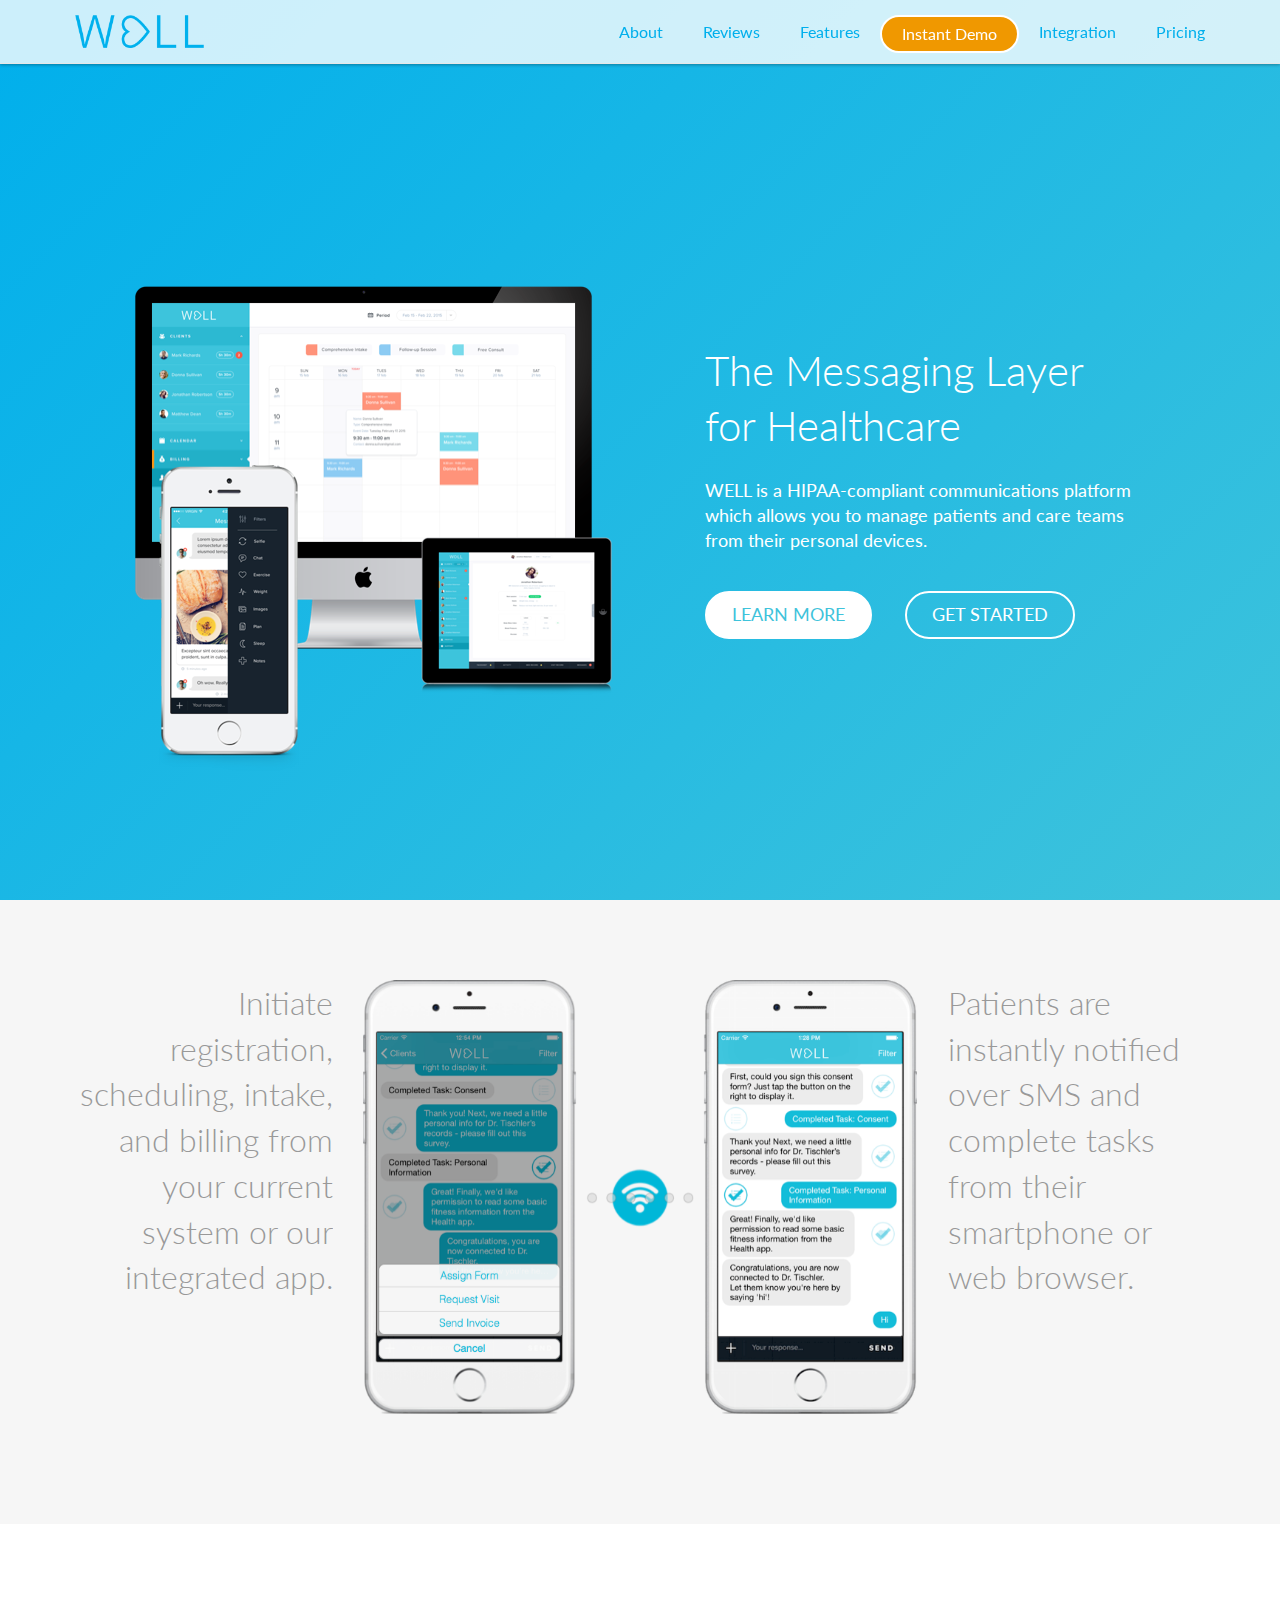
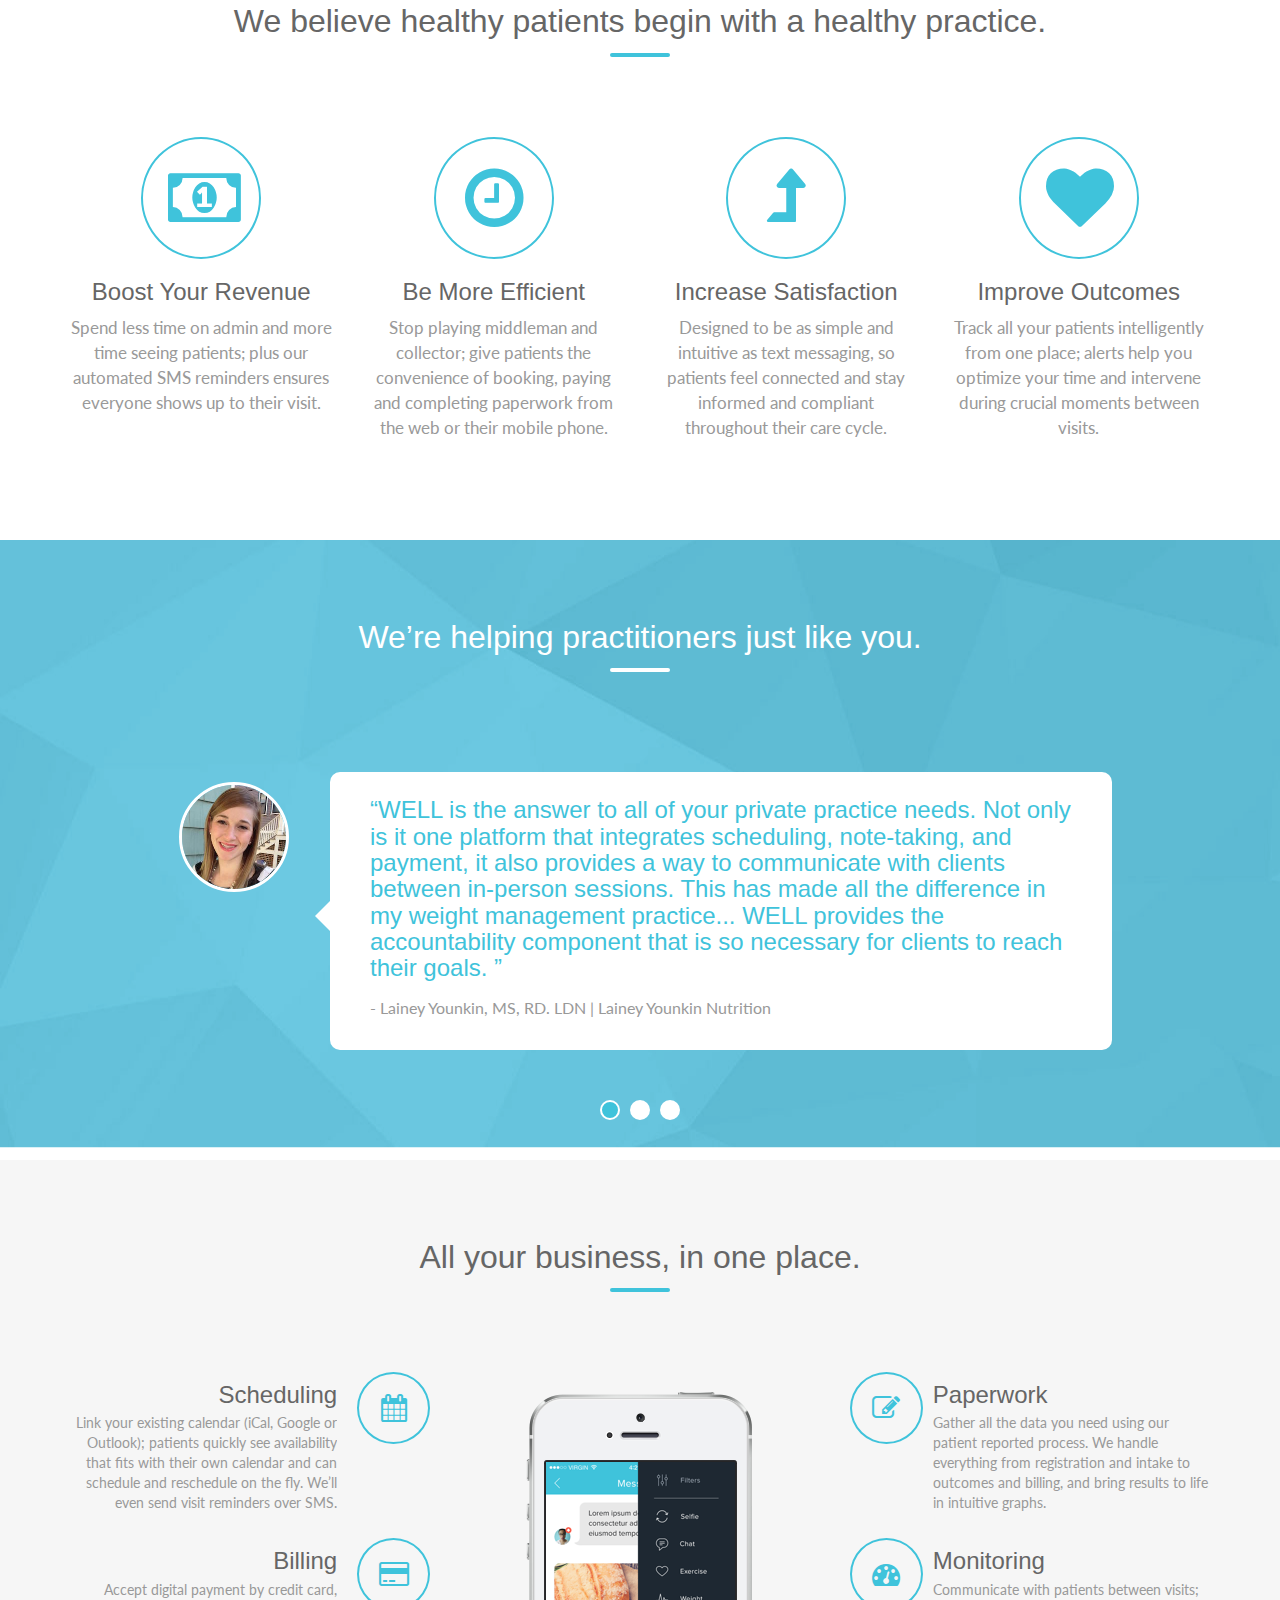
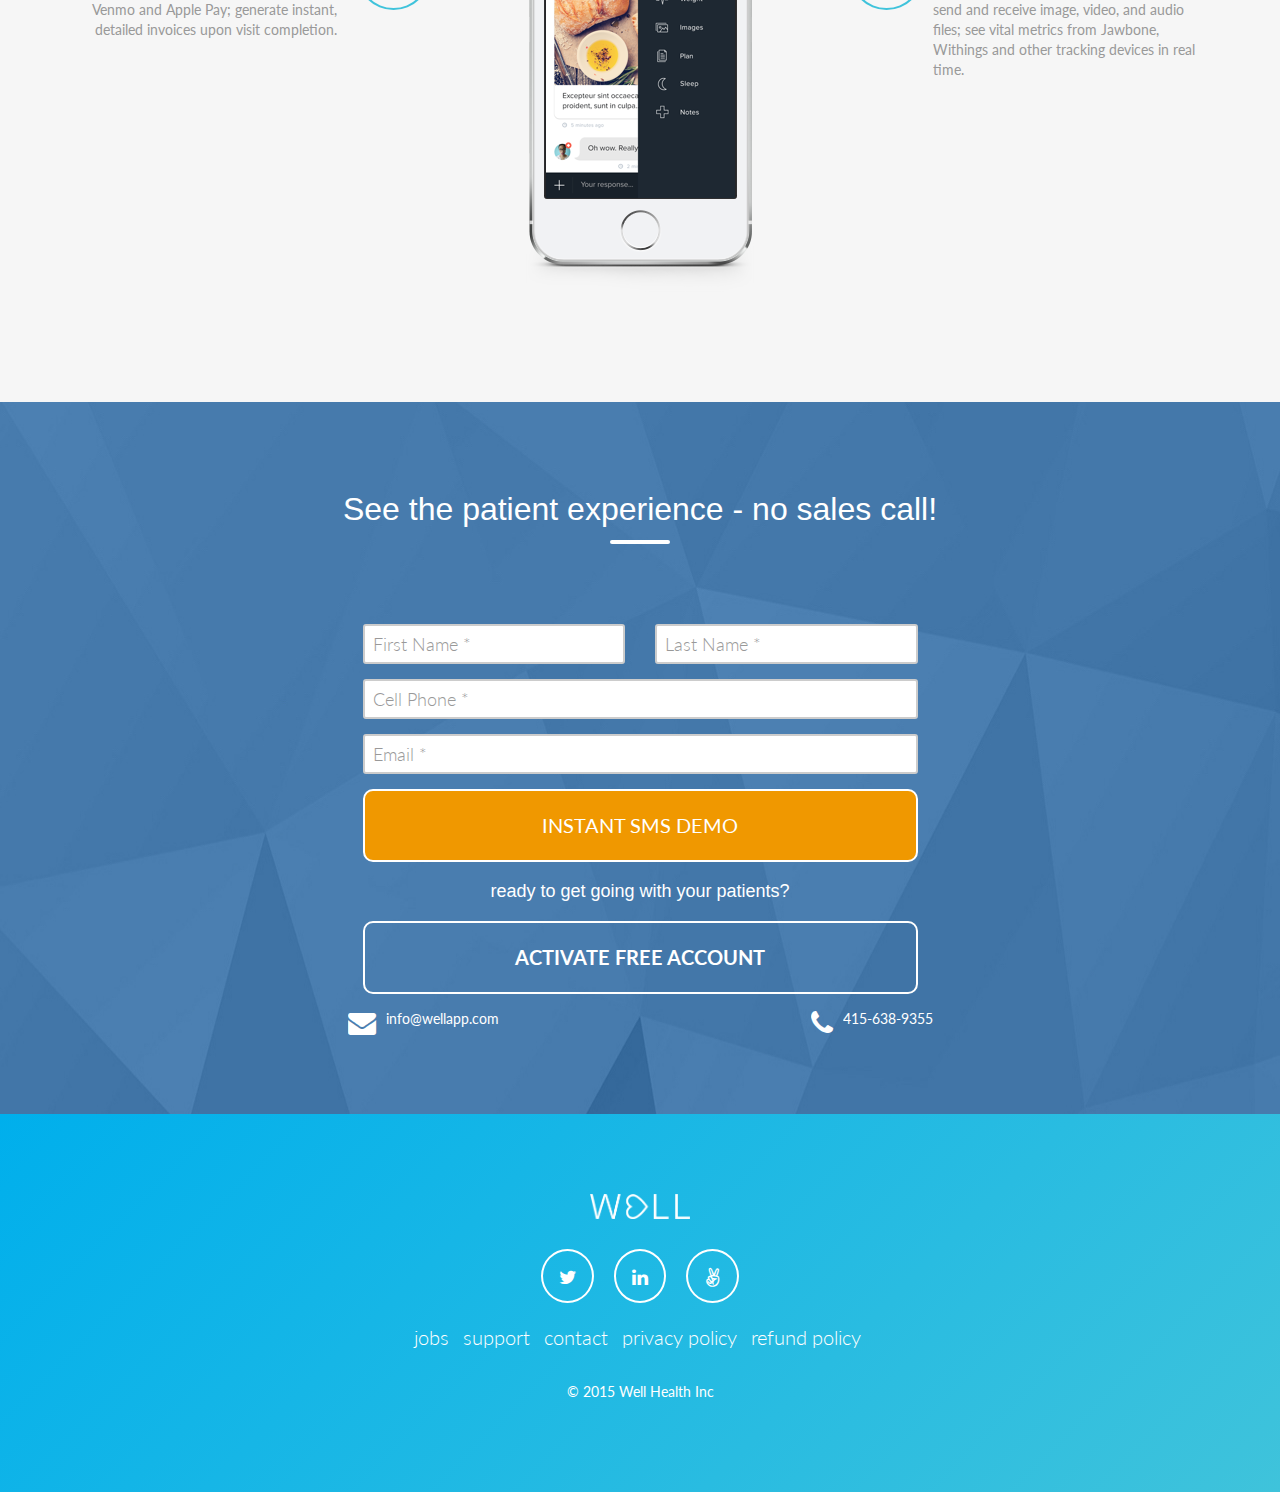
<file: index.html>
<!doctype html>
<!--[if lt IE 7]><html lang="en" class="no-js ie6"><![endif]-->
<!--[if IE 7]><html lang="en" class="no-js ie7"><![endif]-->
<!--[if IE 8]><html lang="en" class="no-js ie8"><![endif]-->
<!--[if gt IE 8]><!-->
<html lang="en" class="no-js">
<!--<![endif]-->

<head>
    <meta charset="UTF-8">
    <title>W❥LL</title>
    <meta name="viewport" content="width=device-width, initial-scale=1.0, maximum-scale=1.0, user-scalable=no">
    <meta http-equiv="X-UA-Compatible" content="IE=edge,chrome=1" />
    <link rel="shortcut icon" href="favicon.png">

    <link rel="stylesheet" href="css/bootstrap.css">
    
    <link rel="stylesheet" href="css/animate.css">
    <link rel="stylesheet" href="https://maxcdn.bootstrapcdn.com/font-awesome/4.4.0/css/font-awesome.min.css">
    <!--<link rel="stylesheet" href="css/font-awesome.min.css">-->
    <link rel="stylesheet" href="css/slick.css">
    <link rel="stylesheet" href="js/rs-plugin/css/settings.css">

    <link rel="stylesheet" href="css/freeze.css">
    <!--<link rel="stylesheet" href="css/modal.css">-->
<script>
  (function(i,s,o,g,r,a,m){i['GoogleAnalyticsObject']=r;i[r]=i[r]||function(){
  (i[r].q=i[r].q||[]).push(arguments)},i[r].l=1*new Date();a=s.createElement(o),
  m=s.getElementsByTagName(o)[0];a.async=1;a.src=g;m.parentNode.insertBefore(a,m)
  })(window,document,'script','//www.google-analytics.com/analytics.js','ga');

  ga('create', 'UA-61722538-1', 'auto');
  ga('send', 'pageview');

</script>

    <script type="text/javascript" src="js/modernizr.custom.32033.js"></script>

    <!--[if lt IE 9]>
      <script src="https://oss.maxcdn.com/libs/html5shiv/3.7.0/html5shiv.js"></script>
      <script src="https://oss.maxcdn.com/libs/respond.js/1.4.2/respond.min.js"></script>
    <![endif]-->
    
</head>

<body>

    <div class="pre-loader">
        <div class="load-con">
            
            <div class="spinner">
              <div class="bounce1"></div>
              <div class="bounce2"></div>
              <div class="bounce3"></div>
            </div>
        </div>
    </div>
   
    <header>
        
        <nav class="navbar navbar-default navbar-fixed-top" role="navigation">
                <div class="container">
                    <!-- Brand and toggle get grouped for better mobile display -->
                    <div class="navbar-header">
                        <button type="button" class="navbar-toggle" data-toggle="collapse" data-target="#bs-example-navbar-collapse-1">
                            <span class="fa fa-bars fa-lg"></span>
                        </button>
                        <a class="navbar-brand" href="index.html">
                            <img src="img/freeze/logo.png" height="75px" alt="" class="logo">
                        </a>
                    </div>

                    <!-- Collect the nav links, forms, and other content for toggling -->
                    <div class="collapse navbar-collapse" id="bs-example-navbar-collapse-1">

                        <ul class="nav navbar-nav navbar-right">
                            <li><a href="#howitworks">about</a>
                            </li>
                            <li><a href="#reviews">reviews</a>
                            </li>
                            
                            <li><a href="#features">features</a>
                            </li>

                            
                            
                           <li>
                           <a class="getApp" href="#getApp">Instant Demo</a>
                            </li>
                            
                            <li><a data-toggle="modal" href="" data-target="#integration">integration</a></li>
                            <li><a data-toggle="modal" href="" data-target="#myModal">Pricing</a></li>
                          
                        </ul>
                    </div>
                    <!-- /.navbar-collapse -->
                </div>
                <!-- /.container-->
        </nav>

        
        <!--RevSlider-->
        <div class="tp-banner-container">
            <div class="tp-banner" >
                <ul>
                    <!-- SLIDE  -->
                    <li data-transition="fade" data-slotamount="7" data-masterspeed="1" >
                        <!-- MAIN IMAGE -->
                        <img src="img/transparent.png"  alt="slidebg1"  data-bgfit="cover" data-bgposition="left top" data-bgrepeat="no-repeat">
                        <!-- LAYERS -->
                        <!-- LAYER NR. 1 -->
                        <div class="tp-caption lfl fadeout hidden-xs"
                            data-x="left"
                            data-y="bottom"
                            data-hoffset="60"
                            data-voffset="-50"
                            data-speed="1"
                            data-start="1"
                            data-easing="Power4.easeOut">
                            <img src="img/freeze/Slides/hand-freeze.png" alt="">
                        </div>


                        <div class="tp-caption large_white_bold lfb visible-xs" data-x="center" data-y="center" data-hoffset="0" data-voffset="-570" data-speed="1" data-start="1" data-easing="Power4.easeOut">
                            The Messaging Layer
                        </div>
                        <div class="tp-caption large_white_light lfb visible-xs" data-x="center" data-y="center" data-hoffset="0" data-voffset="-500" data-speed="1" data-start="1" data-easing="Power4.easeOut">
                            for Healthcare
                        </div>


                        <div class="tp-caption lfl fadeout visible-xs"
                            data-x="center"
                            data-y="center"
                            data-hoffset="0"
                            data-voffset="-100"
                            data-speed="1"
                            data-start="1"
                            data-easing="Power4.easeOut">
                            <img src="img/freeze/Slides/hand-freeze.png" alt="">
                        </div>

                        <div class="tp-caption large_white_light sft hidden-xs" data-x="650" data-y="center" data-hoffset="0" data-voffset="-80" data-speed="1" data-start="1" data-easing="Power4.easeOut">
                            The Messaging Layer
                        </div>
                        <div class="tp-caption large_white_light sfb hidden-xs" data-x="650" data-y="center" data-hoffset="0" data-voffset="-25" data-speed="1" data-start="1" data-easing="Power4.easeOut">
                            for Healthcare
                        </div>


                        <div class="tp-caption small_white_light sfb hidden-xs" data-x="650" data-y="center" data-hoffset="0" data-voffset="40" data-speed="1" data-start="1" data-easing="Power4.easeOut">
                            WELL is a HIPAA-compliant communications platform
                        </div>
                         <div class="tp-caption small_white_light sfb hidden-xs" data-x="650" data-y="center" data-hoffset="0" data-voffset="65" data-speed="1" data-start="1" data-easing="Power4.easeOut">
                            which allows you to manage patients and care teams
                        </div>
                            <div class="tp-caption small_white_light sfb hidden-xs" data-x="650" data-y="center" data-hoffset="0" data-voffset="90" data-speed="1" data-start="1" data-easing="Power4.easeOut">
                            from their personal devices.
                        </div>

                        <div class="tp-caption large_white_light_mobile sfb visible-xs" data-x="center" data-y="center" data-hoffset="0" data-voffset="170" data-speed="1" data-start="1" data-easing="Power4.easeOut">
                            WELL is a communications platform which
                        </div>
                         <div class="tp-caption large_white_light_mobile sfb visible-xs" data-x="center" data-y="center" data-hoffset="0" data-voffset="235" data-speed="1" data-start="1" data-easing="Power4.easeOut">
                             allows you to manage patients and care teams
                        </div>
                         <div class="tp-caption large_white_light_mobile sfb visible-xs" data-x="center" data-y="center" data-hoffset="0" data-voffset="300" data-speed="1" data-start="1" data-easing="Power4.easeOut">
                              from their personal devices.
                        </div>


                        <div class="tp-caption sfb hidden-xs" data-x="650" data-y="center" data-hoffset="0" data-voffset="165" data-speed="1" data-start="1" data-easing="Power4.easeOut">
                            <a href="#howitworks" class="btn btn-started btn-lg">LEARN MORE</a>
                        </div>
                        <div class="tp-caption lfb visible-xs" data-x="center" data-y="center" data-hoffset="0" data-voffset="500" data-speed="1" data-start="1" data-easing="Power4.easeOut">
                            <a href="#howitworks" class="btn btn-started btn-lg">LEARN MORE</a>
                        </div>
                        <div class="tp-caption sfr hidden-xs " data-x="850" data-y="center" data-hoffset="0" data-voffset="165" data-speed="1" data-start="1" data-easing="Power4.easeOut">
                            <a  href="#getApp" class="btn btn-primary inverse btn-lg" >GET STARTED</a>
                        </div>
                        <div class="tp-caption lfb visible-xs" data-x="center" data-y="center" data-hoffset="0" data-voffset="710" data-speed="1" data-start="1" data-easing="Power4.easeOut">
                            <a  href="#getApp" class="btn btn-primary inverse btn-lg" >GET STARTED</a>
                        </div>

                    </li>

                </ul>
            </div>
        </div>


    </header>


    <div class="wrapper">

        <section id="howitworks">
            <div class="container">
                <div class="section-heading ">
                    
                    <!--<p>All your business — in one place.</p>-->
                </div>
                <div class="row">
                    <div class="col-md-3 col-sm-3 ">
                        <div class="media media-left feature">
                            
                            <div class="media-body">
                                <!--<h2 class="media-heading">Intuitive Onboarding</h2>-->
                                
Initiate registration, scheduling, intake, and billing from your current system or our integrated app.


                            </div><br>
                        </div>

                    </div>
                    <div class="col-md-6 col-sm-6" >
                        <img src="img/freeze/sms2.png" class="img-responsive " alt="">

                    </div>
                    <div class="col-md-3 col-sm-3 ">
                        <div class="media feature">
                            
                            <div class="media-body">
                                <!--<h2 class="media-heading">Continuous Engagement</h2>-->
Patients are instantly notified over SMS and complete tasks from their smartphone or web browser.                            </div>
                        </div>

                    </div>
                </div>
            </div>
        </section>

        <section id="about">
            <div class="container">
                
                <div class="section-heading ">
                    <h1>We believe healthy patients begin with a healthy practice.</h1>
                    <div class="divider"></div>
                    <!--<p>We believe healthy patients begin with a healthy practice.</p>-->
                </div>

                <div class="row">
                    <div class="col-md-3 col-sm-3 col-xs-6">
                        <div class="about-item ">
                            <i class="fa fa-money fa-4x"></i>
                            <h3>Boost Your Revenue</h3>
                            <p>Spend less time on admin and more time seeing patients; plus our automated SMS reminders ensures everyone shows up to their visit.</p>
                        </div>
                    </div>
                    <div class="col-md-3 col-sm-3 col-xs-6" >
                        <div class="about-item ">
                            <i class="fa fa-clock-o fa-4x"></i>
                            <h3>Be More Efficient</h3>
                            <p>Stop playing middleman and collector; give patients the convenience of booking, paying and completing paperwork from the web or their mobile phone.</p>
                        </div>
                    </div>
                    <div class="col-md-3 col-sm-3 col-xs-6" >
                        <div class="about-item ">
                            <i class="fa fa-level-up fa-4x"></i>
                            <h3>Increase Satisfaction</h3>
                            <p>Designed to be as simple and intuitive as text messaging, so patients feel connected and stay informed and compliant throughout their care cycle.</p>
                        </div>
                    </div>
                    <div class="col-md-3 col-sm-3 col-xs-6" >
                        <div class="about-item ">
                            <i class="fa fa-heart fa-4x"></i>
                            <h3>Improve Outcomes</h3>
                            <p>Track all your patients intelligently from one place; alerts help you optimize your time and intervene during crucial moments between visits.</p>
                        </div>
                    </div>
                </div>
            </div>
        </section>

        <section id="reviews">
            <div class="container">
                <div class="section-heading inverse ">
                    <h1>We’re helping practitioners just like you.</h1>
                    <div class="divider"></div>
                    <!--<p>We’re helping psychologists, dietitians, and physical therapists just like you.</p>-->
                </div>
                <div class="row">
                    <div class="col-md-10 col-md-push-1 ">
                        <div class="review-filtering">
                            <div class="review">
                                <div class="row">
                                    <div class="col-md-2">
                                        <div class="review-person">
                                            <img src="img/freeze/lainey.jpg" alt="" class="img-responsive">
                                        </div>
                                    </div>
                                    <div class="col-md-10">
                                        <div class="review-comment">
                                            <h3>“WELL is the answer to all of your private practice needs. Not only is it one platform that integrates scheduling, note-taking, and payment, it also provides a way to communicate with clients between in-person sessions. This has made all the difference in my weight management practice... WELL provides the accountability component that is so necessary for clients to reach their goals. ”</h3>
                                            <p>
                                                - Lainey Younkin, MS, RD. LDN | Lainey Younkin Nutrition
                                                
                                            </p>
                                        </div>
                                    </div>
                                </div>
                            </div>
                            <div class="review rollitin">
                                <div class="row">
                                    <div class="col-md-2">
                                        <div class="review-person">
                                            <img src="img/freeze/alene.jpg" alt="" class="img-responsive">
                                        </div>
                                    </div>
                                    <div class="col-md-10">
                                        <div class="review-comment">
                                            <h3>“I’m in love with this product. I can give feedback to my clients anywhere and the ease of use on a mobile device is excellent. I think this is a great asset for any private practice dietitian.”</h3>
                                            <p>
                                                - Alene Baronian MS, RDN | Eat 2 Perform Inc.
                                                
                                            </p>
                                        </div>
                                    </div>
                                </div>
                            </div>
                            <div class="review rollitin">
                                <div class="row">
                                    <div class="col-md-2">
                                        <div class="review-person">
                                            <img src="img/freeze/laura.png" alt="" class="img-responsive">
                                        </div>
                                    </div>
                                    <div class="col-md-10">
                                        <div class="review-comment">
                                            <h3>“I love how WELL helps me communicate easily and effectively with my clients. Having quick text message conversations lets me stay up-to-date in between our meetings. From a business perspective, having everyone use the same, simple platform greatly improves my workflow and efficiency.”</h3>
                                            <p>
                                                - Laura Ugokwe RD, LD | Results. Professional Food Coaching, LLC
                                                
                                            </p>
                                        </div>
                                    </div>
                                </div>
                            </div>
                        </div>
                    </div>
                </div>
            </div>
        </section>
        <section id="features">
            <div class="container">
                <div class="section-heading ">
                    <h1>All your business, in one place.</h1>
                    <div class="divider"></div>
                    <!--<p>All your business — in one place.</p>-->
                </div>
                <div class="row">
                    <div class="col-md-4 col-sm-4 ">
                        <div class="media media-left feature">
                            <a class="pull-right" href="#">
                                <i class="fa fa-calendar fa-2x"></i>
                            </a>
                            <div class="media-body">
                                <h3 class="media-heading">Scheduling</h3>
                                Link your existing calendar (iCal, Google or Outlook); patients quickly see availability that fits with their own calendar and can schedule and reschedule on the fly. We’ll even send visit reminders over SMS.

                            </div>
                        </div>
                        <div class="media media-left feature">
                            <a class="pull-right" href="#">
                                <i class="fa fa-credit-card fa-2x"></i>
                            </a>
                            <div class="media-body">
                                <h3 class="media-heading">Billing</h3>
                                Accept digital payment by credit card, Venmo and Apple Pay; generate instant, detailed invoices upon visit completion.
                            </div>
                        </div>
                    </div>
                    
                    <div class="col-md-4 col-sm-4" >
                        <img src="img/freeze/iphone-freeze.png" class="img-responsive " alt="">

                    </div>
                    <div class="col-md-4 col-sm-4 ">
                        <div class="media feature">
                            <a class="pull-left" href="#">
                                <i class="fa fa-edit fa-2x"></i>
                            </a>
                            <div class="media-body">
                                <h3 class="media-heading">Paperwork</h3>
                                Gather all the data you need using our patient reported process. We handle everything from registration and intake to outcomes and billing, and bring results to life in intuitive graphs.
                            </div>
                        </div>
                        <div class="media feature">
                            <a class="pull-left" href="#">
                                <i class="fa fa-tachometer fa-2x"></i>
                            </a>
                            <div class="media-body">
                                <h3 class="media-heading">Monitoring</h3>
                                Communicate with patients between visits; send and receive image, video, and audio files; see vital metrics from Jawbone, Withings and other tracking devices in real time.
                            </div>
                        </div>
                    </div>
                </div>
            </div>
        </section>

        <section id="getApp">
            <div class="container-fluid">
                <div class="section-heading inverse ">
                    <h1>See the patient experience - no sales call!</h1>
                    <div class="divider"></div>
                </div>
                <div class="container">
                <div class="row" >
                    <div class="col-md-3">
                    </div>
                    <div class="col-md-6" >
                        <div class="row">
                                 <form role="form">
                                    <div class="form-group col-md-6">
                                        <input type="text" class="form-control"  placeholder="First Name *" required id="firstname" data-validation-required-message="Please enter your first name.">
                                    </div>
                                    <div class="form-group col-md-6">
                                        <input type="text" class="form-control"  placeholder="Last Name *" required id="lastname" data-validation-required-message="Please enter your last name.">
                                    </div>

                                    <div class="form-group col-md-12">
                                        <input type="tel" class="form-control"   placeholder="Cell Phone *" required id="cell" data-validation-required-message="Please enter your cell phone number.">
                                    </div>
                                    <div class="form-group col-md-12">    
                                        <input type="email" class="form-control"    placeholder="Email *" required id="email" data-validation-required-message="Please enter your email address.">
                                    </div>

                                    <div class="form-group col-md-12">
                                        <button id="btnGetDemo" type="submit" style="width:100%;" class="btn btn-demo ">INSTANT SMS DEMO</button>    
                                    </div>
                                    <!--<div class="form-group col-md-12">
                                      <button id="btnGetStarted" class="btn btn-started2" style="width:100%;color:#FFF;padding: none;text-shadow: none;-webkit-box-shadow: none;box-shadow: none; font-size:20px;margin-top:0px;    border-radius: 0.5em;">Ready to use WELL today? <br><b style="color:orange;">Let's Get Started</b></button>
                                    </div>-->

                                    <div class="form-group col-md-12" align="center">
                                    <h4 class="media-heading" style="color:#FFF; margin-top: 5px;">ready to get going with your patients?<!--  <b style="color:orange;">Get started.</b>--></h4>
                                    </div>
                                    
                                                                        <div class="form-group col-md-12">
                                      <button id="btnGetStarted" class="btn btn-started2" style="width:100%;color:#FFF;padding: none;text-shadow: none;-webkit-box-shadow: none;box-shadow: none; font-size:20px;margin-top:0px;    padding: 20px 25px; border-radius: 0.5em;"><!--Ready to use WELL today? <br>--><b>ACTIVATE FREE ACCOUNT</b></button>
                                    </div>
                                    
                                   <!--  <div class="form-group col-md-5">
                                        <button type="submit" style="width:100%;" class="btn btn-demo ">GET A DEMO</button>    
                                    </div>-->
                                    <!--<div class="form-group col-md-12" align="center">
                                        <h4 class="media-heading" style="color:#FFF; margin-top: 5px;">Are you ready to use WELL today?  <b style="color:orange;">Get started.</b></h4>
                                    </div>-->

                                    
                                   <div class="row">
                                <div class="col-md-12 contact-details sp-effect2">
                                    <table width="100%">
                                        <tr>
                                            <td width="50%">
                                                <div class="media" style="">
                                                    <a class="pull-left" href="#" >
                                                        <i class="fa fa-envelope fa-2x" style="color:#FFF;" ></i>
                                                    </a>
                                                    <div class="media-body">
                                                        <h4 class="media-heading">
                                                            <a href="mailto:support@wellapp.com" style="color:#FFF;">info@wellapp.com</a>
                                                        </h4>
                                                    </div>
                                                </div>
                                            </td>
                                           
                                            <td width="50%">
                                                <div class="media pull-right">
                                                    <a class="pull-left" href="#" >
                                                        <i class="fa fa-phone fa-2x" style="color:#FFF;"></i>
                                                    </a>
                                                    <div class="media-body">
                                                        <h4 class="media-heading" style="color:#FFF;">
                                                            <a href="tel:415-638-9355" style="color:#FFF;">415-638-9355</a>
                                                        </h4>
                                                    </div>
                                                </div>
                                            </td>
                                        </tr>
                                    </table>
                                </div>
                            </div>
                            <div class="form-group col-md-12">
                                        <!--<button id="btnGetStarted" class="btn btn-started" style="width:100%;border-radius:0;background-color:transparent;color:#FFF;border:none;padding: none;text-shadow: none;-webkit-box-shadow: none;box-shadow: none; font-size:20px;margin-top:20px">Ready to use WELL today? <br><b style="color:orange;">Let's Get Started</b></button>  
                                        <center><button id="btnGetStarted" class="btn btn-started2" style="width:100%;color:#FFF;padding: none;text-shadow: none;-webkit-box-shadow: none;box-shadow: none; font-size:20px;margin-top:20px;    border-radius: 0.5em;">Ready to use WELL today? <br><b style="color:orange;">Let's Get Started</b></button> </center>-->
                                    </div>

                                </form>
                            
                            </div>
<!--
                            <div class="row">
                                <div class="col-md-12">
                                    <center><button type="submit" onclick="goForth()" id="btnNO" class="btn" style="border-radius:0;background-color:transparent;color:#FFF;border:none;padding: none;text-shadow: none;-webkit-box-shadow: none;box-shadow: none; font-size:20px;">Ready to use WELL today? <br><b style="color:orange;">Let's Get Started</b></button></center>
                                </div>
                            </div>
                            -->
                    </div>
                    <div class="col-md-3">
                    </div>
                </div>
                
                
              
                        </div>

                    </div>
                

                

            </div>
        </section>
        

    <footer>
        <div class="container">
            <div class="row">
                
                <div class="col-md-12">
                <a href="#" class="">
                    <img src="img/freeze/logo_white.png" alt="" class="logo">
                </a>
                      <div class="social">
                    <a href="https://twitter.com/wellhealthinc" class=""><i class="fa fa-twitter fa-lg"></i></a>
                    <!--<a href="#" class=""><i class="fa fa-google-plus fa-lg"></i></a>
                    <a href="#" class=""><i class="fa fa-facebook fa-lg"></i></a>-->
                    <a href="https://www.linkedin.com/company/well-health-inc-?" class=""><i class="fa fa-linkedin fa-lg"></i></a>
                    <a href="https://angel.co/well-health/" class=""><i class="fa fa-angellist fa-lg"></i></a>
                    <!--<a href="#" class=""><i class="fa fa-pied-piper-alt fa-lg"></i></a>-->
                    
                 </div>
                </div>
                
            </div>
            <div class="row">
                <div class="col-md-12">
                    <ul class="rights list-inline quicklinks" align="center">
                            


                          <li><a href="http://wellapp.workable.com/">jobs</a></li>

                            
                            <li><a class="typeform-share link" href="https://wellhealth.typeform.com/to/RWmeYO" data-mode="2" target="_blank">support</a>

                            </li>
                            <li><a href="mailto:hello@wellapp.com">contact</a>
                            </li>
                            <li><a href="https://www.iubenda.com/privacy-policy/195796">privacy policy</a>
                            </li>
                            <li><a href="#features">refund policy</a>
                            

                            
                    </ul>
                </div>
            </div>
            <div class="row">
                <div class="col-md-12">
                     <div class="rights">
                        <p>&copy; 2015 Well Health Inc</p>
                    </div>
                </div>
            </div>
            
        </div>
    </footer>



    </div>
    <script src="js/jquery-1.11.1.min.js"></script>
    <script src="js/bootstrap.min.js"></script>
    <script src="js/slick.min.js"></script>
    <!--<script src="js/placeholdem.min.js"></script>-->
    <script src="js/rs-plugin/js/jquery.themepunch.plugins.min.js"></script>
    <script src="js/rs-plugin/js/jquery.themepunch.revolution.min.js"></script>
    <script src="js/waypoints.min.js"></script>
    <script src="js/scripts.js"></script>
        <!-- Contact Form JavaScript -->
    <script src="js/jqBootstrapValidation.js"></script>
    <script src="js/contact_me.js"></script>
    <!--<script src="js/agency.js"></script>-->

    <script>
        $(document).ready(function() {
            appMaster.preLoader();
        });
    </script>

    <div class="container">
   <div class=" modal fade" id="integration">
            <div class="modal-dialog">
                <!-- Modal content-->


      <!-- Modal content-->
      <div class="modal-content">
        <div class="modal-header">
          <button type="button" class="close" data-dismiss="modal">&times;</button>
                  <div align="center">
          <b><h2>Give your System a Facelift</h2>
          <h3>Stop wasting money. Collect Payments Faster & Reduce Administrative Overhead</h3></b></div>
        </div>
        <div class="modal-body">
<div>
<p><b>For large practices or clinics already using an EHR, PM, RCM service; we support integration with an additional subscription fee. <br><br>Email <a href="mailto:info@wellapp.com">info@wellapp.com</a> for more details.</b>
    <section class="vendor">
        <div class="vendor-content">
            <div class="image epic">
            </div>

            <div class="image nextgen">
            </div>

            <div class="image cerner">
            </div>


            <div class="image allscripts">
            </div>


            <div class="image greenway">
            </div>


            


            <div class="image athena">
            </div>


            <div class="image meditech">
            </div>
        </div>
    </section>
</div>
        </div>
        <div class="modal-footer">
          <button type="button" class="btn btn-started" data-dismiss="modal">Close</button>
        </div>
      </div>
      
    </div>

            </div>
        </div>


  <!-- Modal -->
  <div class=" modal fade" id="myModal" role="dialog">
    <div class="modal-dialog">
    

      <!-- Modal content-->
      <div class="modal-content">
        <div class="modal-header">
          <button type="button" class="close" data-dismiss="modal">&times;</button>
                  <div align="center">
          <b><h2>$0</h2>
          <h3>Zero, Zip, Zilch, Nada. <br>
Seriously.</h3></b></div>
        </div>
        <div class="modal-body">
<div>
<p><b>So how do we keep the lights on?</b><br><br>

<b>Payment Processing:</b> If you run your own practice and accept credit cards, chances are you’re already paying around 2.9% + $0.30 in fees for every credit card swipe. But when you process a lot of payments (like us), you get rate discounts - the majority of which we pass on to you and the rest we use to keep the servers on.<br><br>
<b>Insurance:</b> Accepting insurance as a sole or small-office practitioner is cumbersome, time consuming, and often hurts profitability more than it helps. To make matters worse, it can take payers as long as 3 months to actually make good on a claim and pay you out.<br><br>

With WELL, you can finally begin accepting insurance. Once approved, our system will automatically check patients for eligibility, submit claims, and deposit money for that visit directly into your bank account.  We make a 4-15% premium depending on your claims volume and specialty.</p>
</div>
        </div>
        <div class="modal-footer">
          <button type="button" class="btn btn-started" data-dismiss="modal">Close</button>
        </div>
      </div>
      
    </div>
  </div>
  
</div>


</body>

</html>
</file>
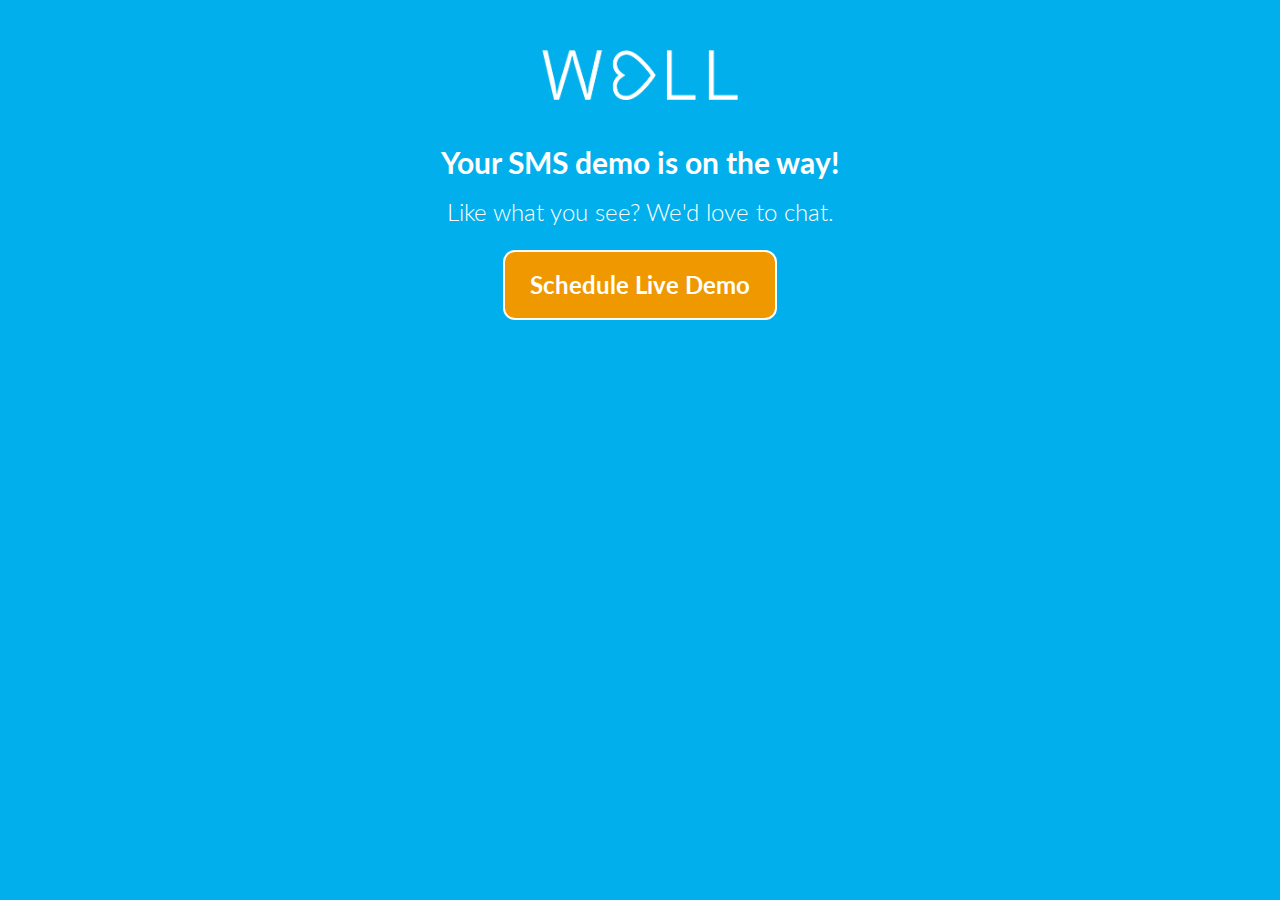
<file: demo/index.html>
<!DOCTYPE html>
<html lang="en">
  <head>
    <meta charset="utf-8">
    <meta http-equiv="X-UA-Compatible" content="IE=edge">
    <meta name="viewport" content="width=device-width, initial-scale=1.0">
    <link rel="shortcut icon" href="../favicon.png">
    <meta name="author" content="http://bootstraptaste.com">

    <title>W❥LL - Your Demo is On the Way!</title>

    <!-- Bootstrap -->
    <link href="../css/bootstrap.css" rel="stylesheet">
	<link href="assets/css/bootstrap-theme.css" rel="stylesheet">
	<link rel="stylesheet" href="https://maxcdn.bootstrapcdn.com/font-awesome/4.4.0/css/font-awesome.min.css">

    <!-- siimple style -->
    <link href="assets/css/style.css" rel="stylesheet">
    
    <!-- HTML5 shim and Respond.js IE8 support of HTML5 elements and media queries -->
    <!--[if lt IE 9]>
      <script src="https://oss.maxcdn.com/libs/html5shiv/3.7.0/html5shiv.js"></script>
      <script src="https://oss.maxcdn.com/libs/respond.js/1.3.0/respond.min.js"></script>
    <![endif]-->
  </head>

  <body>
  <div>
<div id="cover" style="color:#FFF;">
  <div class="spinner">
  <div class="bounce1"></div>
  <div class="bounce2"></div>
  <div class="bounce3"></div>
</div>
</div>

	<div id="wrapper">
		<div class="container">
		
			<div class="row">
				<div class="col-sm-12 col-md-12 col-lg-12">
					<img height = "50px" src="../img/freeze/logo_white.png">
					<br><br>
          <h2 style="color:#FFF;"><b>Your SMS demo is on the way!</thead></b></h2>
          <h2 class="subtitle" style="font-weight:300"> Like what you see?  We'd love to chat.</h2>
          
          
          <a href="https://calendly.com/well/20min/"><button id="btnIOS" style="border: 2px solid #ffffff;background:#F09800;color: #ffffff;border-radius: 0.5em;padding: 20px 25px;font-size: 24px;margin-top: 15px;max-width: 540px;"><b>Schedule Live Demo</b></button></a>
          <!--
          <a href="sms:13145783978">
          <button style="border: 2px solid #ffffff;background:#F09800;color: #ffffff;border-radius: 0.5em;padding: 20px 25px;font-size: 24px;width: 90%;margin-top: 15px;"><b>SMS2</b></button>
          </a>
          <a href="sms:/13145783978">
          <button style="border: 2px solid #ffffff;background:#F09800;color: #ffffff;border-radius: 0.5em;padding: 20px 25px;font-size: 24px;width: 90%;margin-top: 15px;"><b>SMS3</b></button>
          </a>
          <a href="sms:/13145783978/body%20text">
          <button style="border: 2px solid #ffffff;background:#F09800;color: #ffffff;border-radius: 0.5em;padding: 20px 25px;font-size: 24px;width: 90%;margin-top: 15px;"><b>SMS4</b></button>
          </a>
          -->
					<div>
					
					
						
					</div>

			
			
				
			
		</div>
	</div>
    
    <script src="https://code.jquery.com/jquery-1.10.2.min.js"></script>
    <script src="assets/js/bootstrap.min.js"></script>
	<script src="assets/js/jquery.countdown.min.js"></script>
	<script src="assets/js/iOSredirect.js"></script>
	<script type="text/javascript">

</script>
  </body>
</html>
</file>
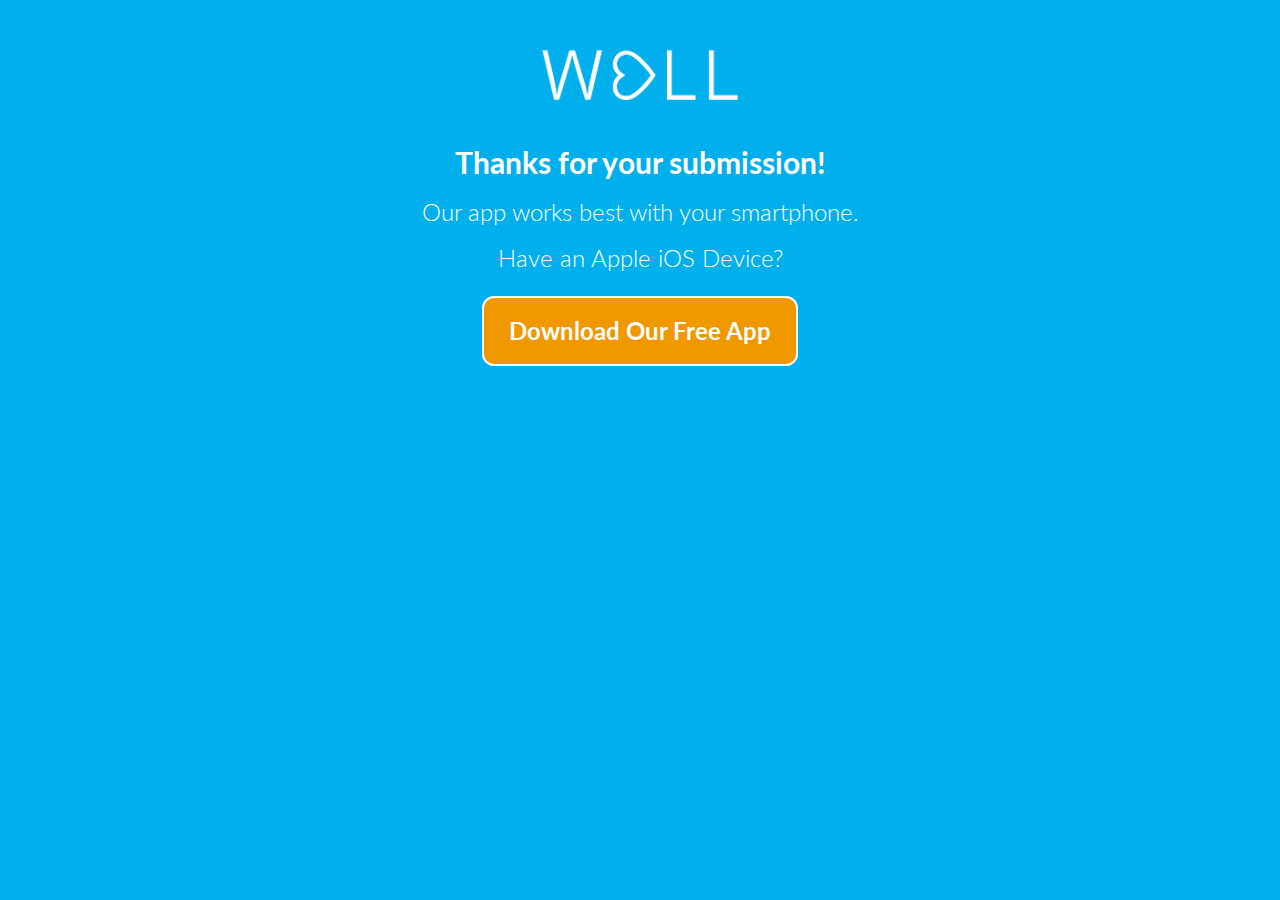
<file: sms/index.html>
<!DOCTYPE html>
<html lang="en">
  <head>
    <meta charset="utf-8">
    <meta http-equiv="X-UA-Compatible" content="IE=edge">
    <meta name="viewport" content="width=device-width, initial-scale=1.0">
    <link rel="shortcut icon" href="../favicon.png">
    <meta name="author" content="http://bootstraptaste.com">

    <title>W❥LL!</title>

    <!-- Bootstrap -->
    <link href="../css/bootstrap.css" rel="stylesheet">
	<link href="assets/css/bootstrap-theme.css" rel="stylesheet">
	<link rel="stylesheet" href="https://maxcdn.bootstrapcdn.com/font-awesome/4.4.0/css/font-awesome.min.css">

    <!-- siimple style -->
    <link href="assets/css/style.css" rel="stylesheet">
    
    <!-- HTML5 shim and Respond.js IE8 support of HTML5 elements and media queries -->
    <!--[if lt IE 9]>
      <script src="https://oss.maxcdn.com/libs/html5shiv/3.7.0/html5shiv.js"></script>
      <script src="https://oss.maxcdn.com/libs/respond.js/1.3.0/respond.min.js"></script>
    <![endif]-->
  </head>

  <body>
  <div>
<div id="cover" style="color:#FFF;">
  <div class="spinner">
  <div class="bounce1"></div>
  <div class="bounce2"></div>
  <div class="bounce3"></div>
</div>
</div>

	<div id="wrapper">
		<div class="container">
		
			<div class="row">
				<div class="col-sm-12 col-md-12 col-lg-12">
					<img height = "50px" src="../img/freeze/logo_white.png">
					<br><br>
          <h2 style="color:#FFF;"><b>Thanks for your submission!</b></h2>
          <h2 class="subtitle"> Our app works best with your smartphone.</h2>
          <h2 class="subtitle"> Have an Apple iOS Device?</h2>
          
          <a href="https://itunes.apple.com/us/app/id1035086747"><button id="btnIOS" style="border: 2px solid #ffffff;background:#F09800;color: #ffffff;border-radius: 0.5em;padding: 20px 25px;font-size: 24px;margin-top: 15px;max-width: 540px;"><b>Download Our Free App</b></button></a>
          <!--
          <a href="sms:13145783978">
          <button style="border: 2px solid #ffffff;background:#F09800;color: #ffffff;border-radius: 0.5em;padding: 20px 25px;font-size: 24px;width: 90%;margin-top: 15px;"><b>SMS2</b></button>
          </a>
          <a href="sms:/13145783978">
          <button style="border: 2px solid #ffffff;background:#F09800;color: #ffffff;border-radius: 0.5em;padding: 20px 25px;font-size: 24px;width: 90%;margin-top: 15px;"><b>SMS3</b></button>
          </a>
          <a href="sms:/13145783978/body%20text">
          <button style="border: 2px solid #ffffff;background:#F09800;color: #ffffff;border-radius: 0.5em;padding: 20px 25px;font-size: 24px;width: 90%;margin-top: 15px;"><b>SMS4</b></button>
          </a>
          -->
					<div>
					
					
						
					</div>

			
			
				
			
		</div>
	</div>
    
    <script src="https://code.jquery.com/jquery-1.10.2.min.js"></script>
    <script src="assets/js/bootstrap.min.js"></script>
	<script src="assets/js/jquery.countdown.min.js"></script>
	<script src="assets/js/iOSredirect.js"></script>
	<script type="text/javascript">

</script>
  </body>
</html>
</file>
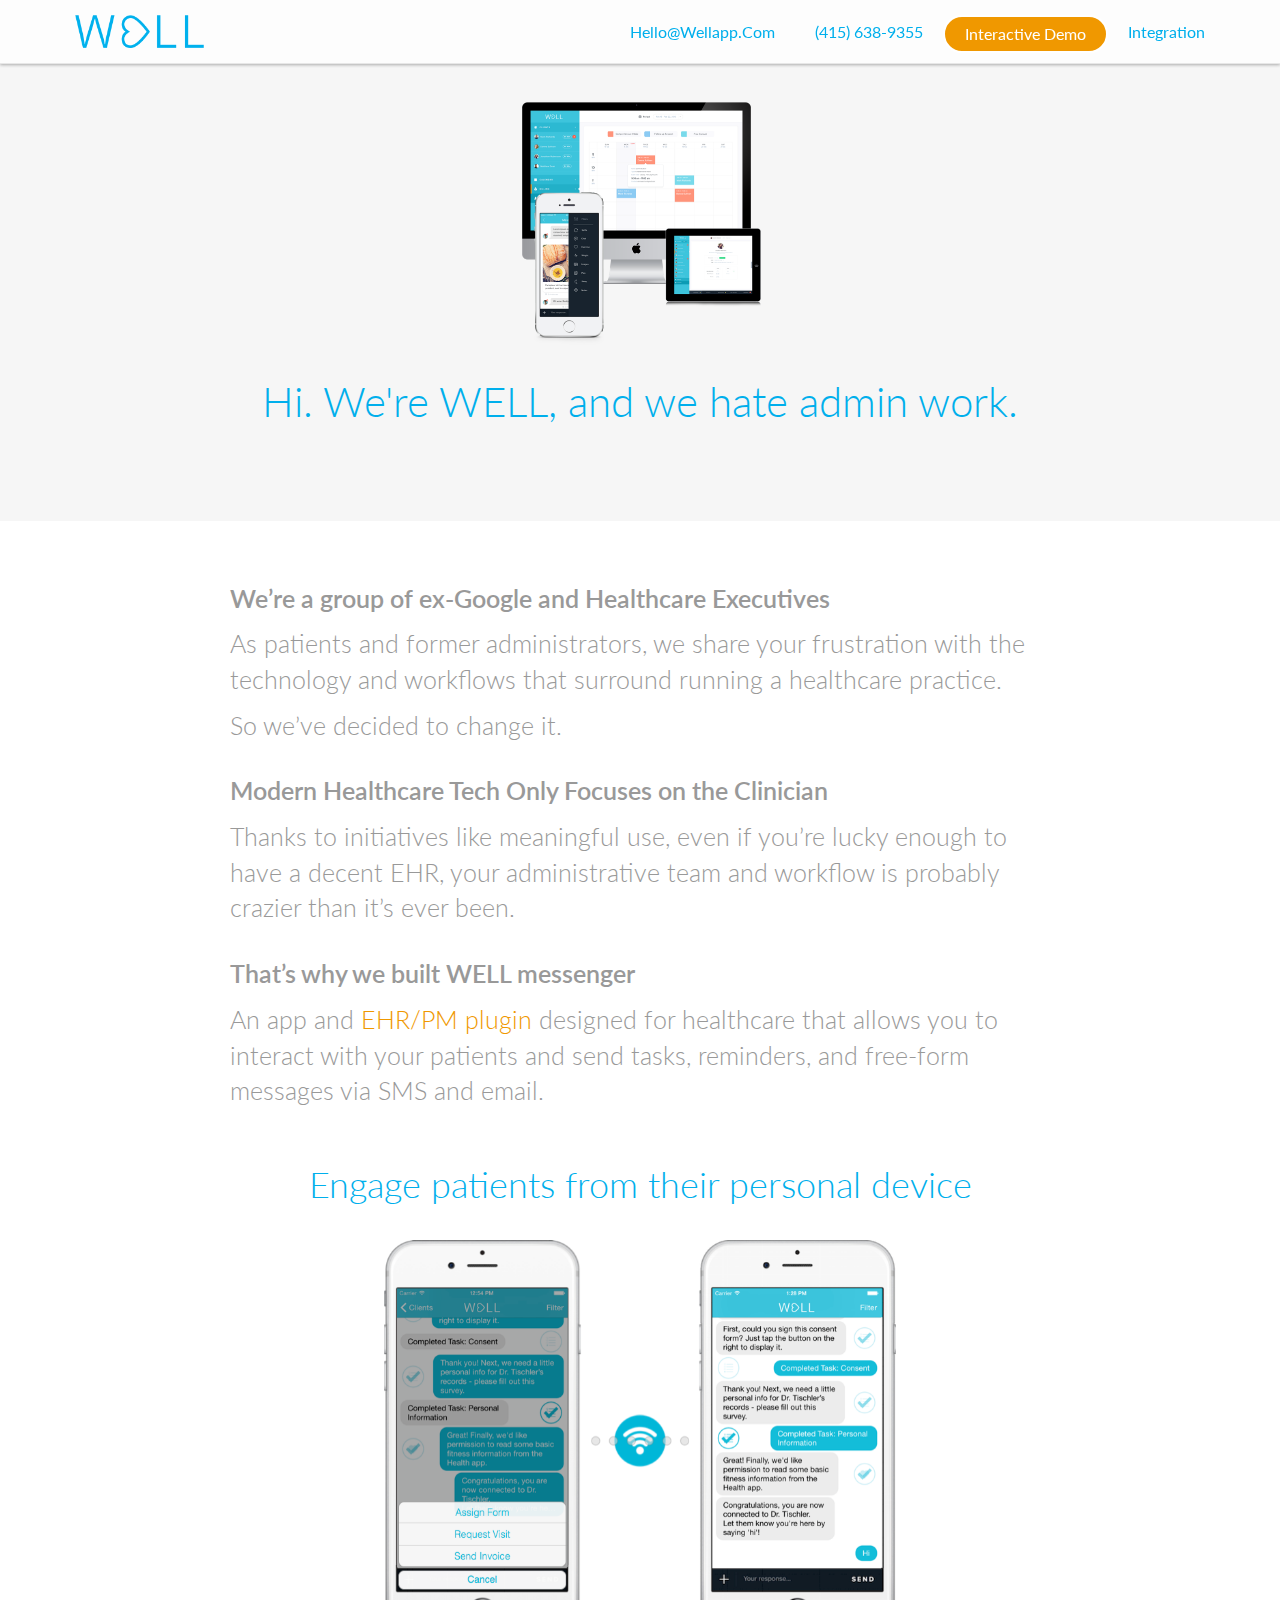
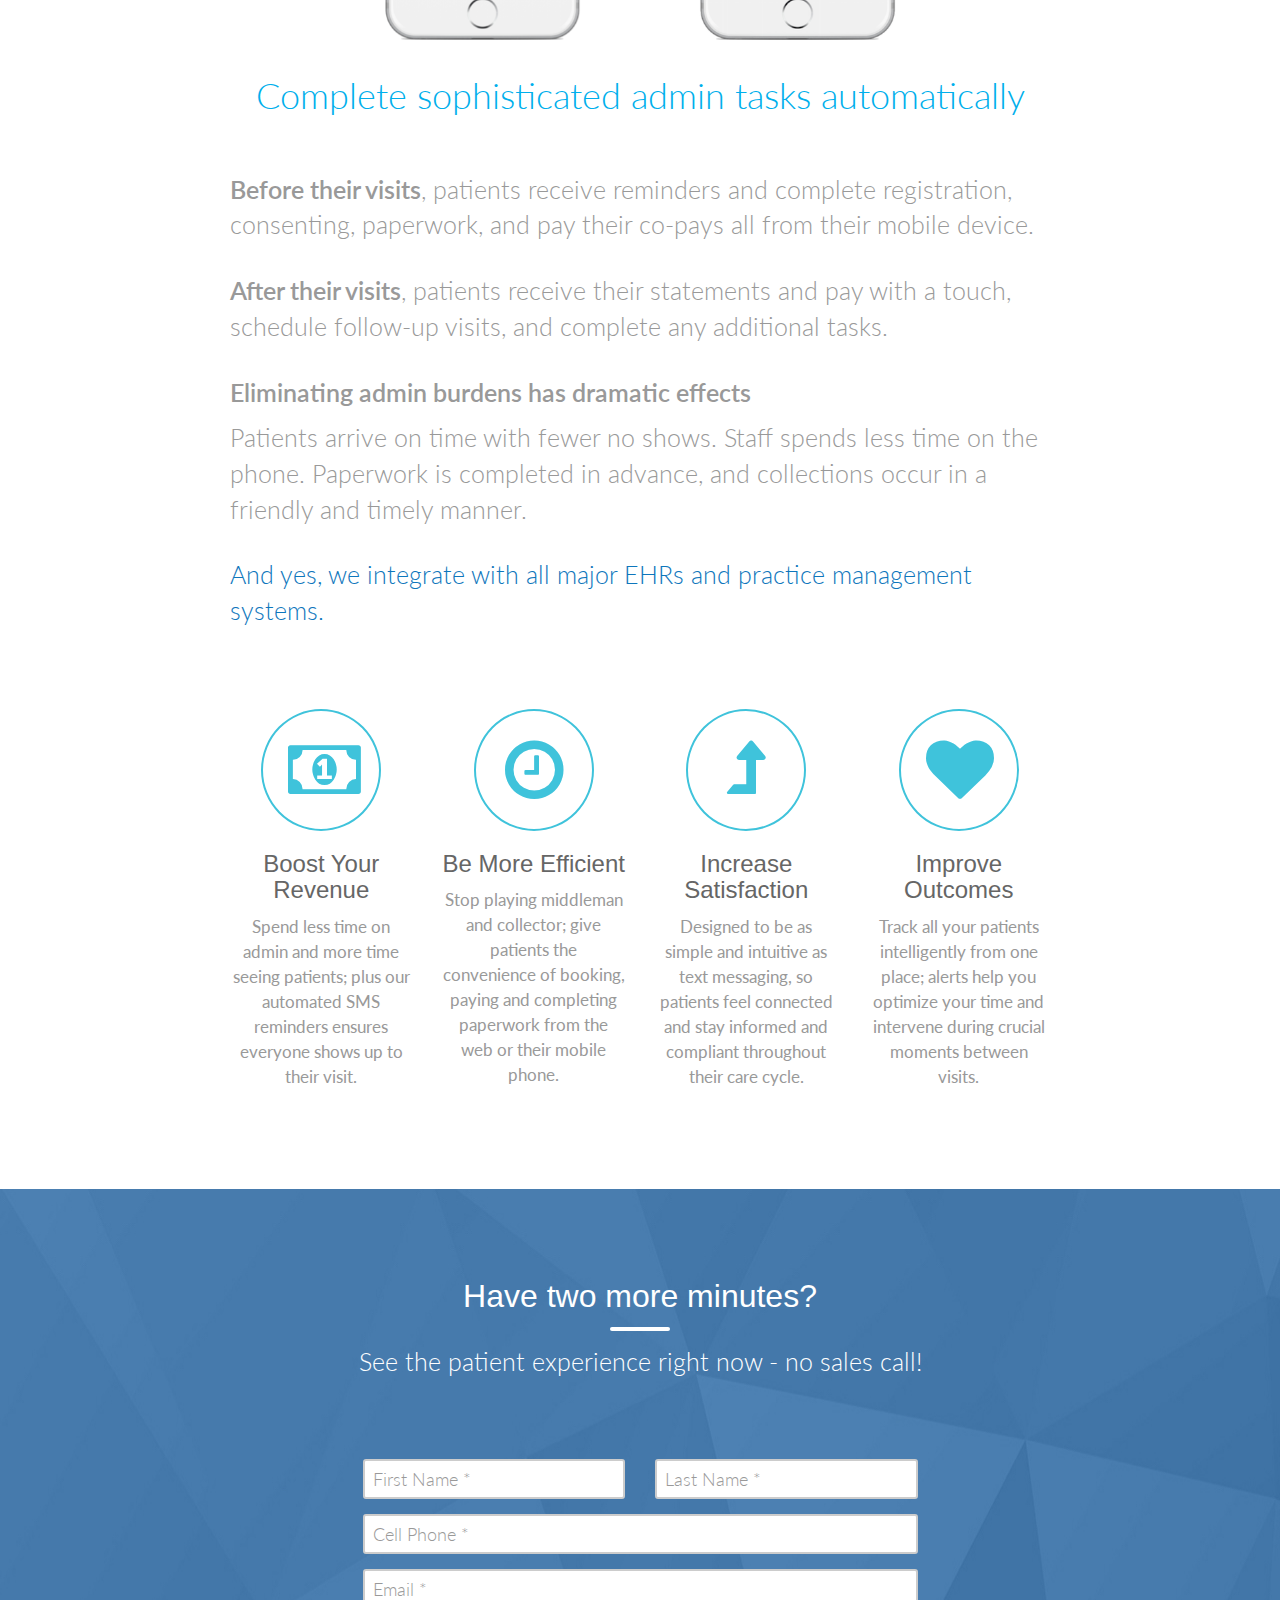
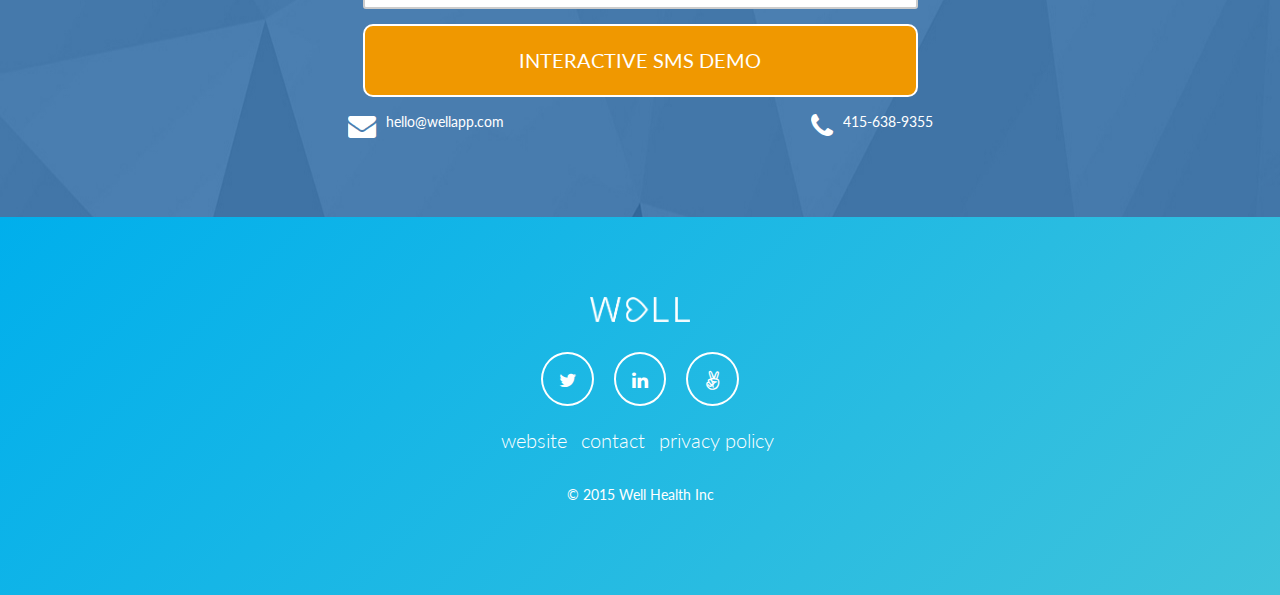
<file: welcome.html>
<!doctype html>
<!--[if lt IE 7]><html lang="en" class="no-js ie6"><![endif]-->
<!--[if IE 7]><html lang="en" class="no-js ie7"><![endif]-->
<!--[if IE 8]><html lang="en" class="no-js ie8"><![endif]-->
<!--[if gt IE 8]><!-->
<html lang="en" class="no-js">
<!--<![endif]-->

<head>
    <meta charset="UTF-8">
    <title>W❥LL</title>
    <meta name="viewport" content="width=device-width, initial-scale=1.0, maximum-scale=1.0, user-scalable=no">
    <meta http-equiv="X-UA-Compatible" content="IE=edge,chrome=1" />
    <link rel="shortcut icon" href="favicon.png">

    <link rel="stylesheet" href="css/bootstrap.css">
    
    <link rel="stylesheet" href="css/animate.css">
    <link rel="stylesheet" href="https://maxcdn.bootstrapcdn.com/font-awesome/4.4.0/css/font-awesome.min.css">
    <!--<link rel="stylesheet" href="css/font-awesome.min.css">-->
    <link rel="stylesheet" href="css/slick.css">
    <link rel="stylesheet" href="js/rs-plugin/css/settings.css">

    <link rel="stylesheet" href="css/freeze.css">
    <!--<link rel="stylesheet" href="css/modal.css">-->
<script>
  (function(i,s,o,g,r,a,m){i['GoogleAnalyticsObject']=r;i[r]=i[r]||function(){
  (i[r].q=i[r].q||[]).push(arguments)},i[r].l=1*new Date();a=s.createElement(o),
  m=s.getElementsByTagName(o)[0];a.async=1;a.src=g;m.parentNode.insertBefore(a,m)
  })(window,document,'script','//www.google-analytics.com/analytics.js','ga');

  ga('create', 'UA-61722538-1', 'auto');
  ga('send', 'pageview');

</script>

    <script type="text/javascript" src="js/modernizr.custom.32033.js"></script>

    <!--[if lt IE 9]>
      <script src="https://oss.maxcdn.com/libs/html5shiv/3.7.0/html5shiv.js"></script>
      <script src="https://oss.maxcdn.com/libs/respond.js/1.4.2/respond.min.js"></script>
    <![endif]-->
    
</head>

<body>

    <div class="pre-loader">
        <div class="load-con">
            
            <div class="spinner">
              <div class="bounce1"></div>
              <div class="bounce2"></div>
              <div class="bounce3"></div>
            </div>
        </div>
    </div>
   
    <header>
        
        <nav class="navbar navbar-default navbar-fixed-top" role="navigation">
                <div class="container">
                    <!-- Brand and toggle get grouped for better mobile display -->
                    <div class="navbar-header">
                        <button type="button" class="navbar-toggle" data-toggle="collapse" data-target="#bs-example-navbar-collapse-1">
                            <span class="fa fa-bars fa-lg"></span>
                        </button>
                        <a class="navbar-brand" href="index.html">
                            <img src="img/freeze/logo.png" height="75px" alt="" class="logo">
                        </a>

                    </div>

                    <!-- Collect the nav links, forms, and other content for toggling -->
                    <div class="collapse navbar-collapse" id="bs-example-navbar-collapse-1">

                        <ul class="nav navbar-nav navbar-right">
                            

                            
                            <li><a href="mailto:hello@wellapp.com">hello@wellapp.com</a>
                            </li>
                            <li><a href="tel:+14156389355">(415) 638-9355</a>
                            </li>
                           <li>
                           <!--<a class="getApp" href="#getApp">Interactive Demo</a>-->
                           <a class="getApp" href="#getApp">Interactive Demo</a>
                            </li>
                            <li><a data-toggle="modal" href="" data-target="#integration">integration</a></li>
                            
                          
                        </ul>
                    </div>
                    <!-- /.navbar-collapse -->
                </div>
                <!-- /.container-->
        </nav>

        



    </header>


    <div class="wrapper">

        <section id="howitworks">
            <div class="container">
                <div class="section-heading ">
                    
                    <!--<p>All your business — in one place.</p>-->
                </div>
                <div class="row">
                    <div class="col-md-12 col-sm-12 ">
                        <div class="media media-left feature">
                            
                            <div class="media-body">
                                <!--<h2 class="media-heading">Intuitive Onboarding</h2>-->
                                



                            </div><br>
                        </div>

                    </div>
                    <div class="col-md-12 col-sm-12" >
                        <img src="img/freeze/Slides/product.png" width="250" class="img-responsive " alt="">

                    </div>
                    <div class="col-md-12 col-sm-12 ">
                        <div class="media feature" align="center">
                            
                            <div class="media-body" style="color: #00AFEC;font-size:42px;font-weight: 300;">
                                <!--<h2 class="media-heading">Continuous Engagement</h2>-->
Hi.  We're WELL, and we hate admin work.                           </div>
                        </div>

                    </div>
                </div>
            </div>
        </section>

        <section id="about">
            <div class="container container-article">
                
                <div class="section-heading-article">
                    <!--<p style="font-weight:600"><span style="color: #00AFEC;font-size:28px;font-weight: 800;">W</span>e believe healthy patients begin with a healthy practice.</p><br />-->

                    <p><span style="font-weight:600">We’re a group of ex-Google and Healthcare Executives </span></p><p>As patients and former administrators, we share your frustration with the technology and workflows that surround running a healthcare practice.  </p><p>So we’ve decided to change it.</p>

<br />
<p><span style="font-weight:600">Modern Healthcare Tech Only Focuses on the Clinician</span></p><p>  Thanks to initiatives like meaningful use, even if you’re lucky enough to have a decent EHR, your administrative team and workflow is probably crazier than it’s ever been.</p>
<br />
<p><span style="font-weight:600">That’s why we built WELL messenger</span> </p><p>An app and <a style="font-size:25px;font-weight:350;color:#F09800;" data-toggle="modal" href="" data-target="#integration">EHR/PM plugin</a> designed for healthcare that allows you to interact with your patients and send tasks, reminders, and free-form messages via SMS and email.</p>
<br /><br />
<p align="center" style="font-size:36px;color:#00AFEC;">Engage patients from their personal device</p><br />
<p align="center"><img src="img/freeze/sms2.png" style="max-height:400px"class="img-responsive " alt=""></p><br />

<p align="center" style="font-size:36px;color:#00AFEC;">  Complete sophisticated  admin tasks automatically </p>
<br /><br />

<p><span style="font-weight:600">Before their visits</span>, patients receive reminders and complete registration, consenting, paperwork, and pay their co-pays all from their mobile device.</p>
<br />
<p><span style="font-weight:600">After their visits</span>, patients receive their statements and pay with a touch, schedule follow-up visits, and complete any additional tasks.</p>
<br />
<p><span style="font-weight:600">Eliminating admin burdens has dramatic effects</span></p><p>
Patients arrive on time with fewer no shows.  Staff spends less time on the phone.  Paperwork is completed in advance, and collections occur in a friendly and timely manner. </p><br />
<p><a style="font-size:25px" data-toggle="modal" href="" data-target="#integration">And yes, we integrate with all major EHRs and practice management systems.</a>  </p>
                    
                    <!--<p>We believe healthy patients begin with a healthy practice.</p>-->
                </div>

                <div class="row">
                    <div class="col-md-3 col-sm-3 col-xs-6">
                        <div class="about-item ">
                            <i class="fa fa-money fa-4x"></i>
                            <h3>Boost Your Revenue</h3>
                            <p>Spend less time on admin and more time seeing patients; plus our automated SMS reminders ensures everyone shows up to their visit.</p>
                        </div>
                    </div>
                    <div class="col-md-3 col-sm-3 col-xs-6" >
                        <div class="about-item ">
                            <i class="fa fa-clock-o fa-4x"></i>
                            <h3>Be More Efficient</h3>
                            <p>Stop playing middleman and collector; give patients the convenience of booking, paying and completing paperwork from the web or their mobile phone.</p>
                        </div>
                    </div>
                    <div class="col-md-3 col-sm-3 col-xs-6" >
                        <div class="about-item ">
                            <i class="fa fa-level-up fa-4x"></i>
                            <h3>Increase Satisfaction</h3>
                            <p>Designed to be as simple and intuitive as text messaging, so patients feel connected and stay informed and compliant throughout their care cycle.</p>
                        </div>
                    </div>
                    <div class="col-md-3 col-sm-3 col-xs-6" >
                        <div class="about-item ">
                            <i class="fa fa-heart fa-4x"></i>
                            <h3>Improve Outcomes</h3>
                            <p>Track all your patients intelligently from one place; alerts help you optimize your time and intervene during crucial moments between visits.</p>
                        </div>
                    </div>
                </div>
            </div>
        </section>


        <section id="getApp">
            <div class="container-fluid">
                <div class="section-heading inverse ">
                    <h1>Have two more minutes?</h1>
                    <div class="divider"></div>

                    <p> See the patient experience right now - no sales call!</p>   

                  
                </div>
                <div class="container">
                <div class="row" >
                    <div class="col-md-3">
                    </div>
                    <div class="col-md-6" >
                        <div class="row">
                            
                                 <form role="form">
                                    <div class="form-group col-md-6">
                                        <input type="text" class="form-control"  placeholder="First Name *" required id="firstname" data-validation-required-message="Please enter your first name.">
                                    </div>
                                    <div class="form-group col-md-6">
                                        <input type="text" class="form-control"  placeholder="Last Name *" required id="lastname" data-validation-required-message="Please enter your last name.">
                                    </div>

                                    <div class="form-group col-md-12">
                                        <input type="tel" class="form-control"   placeholder="Cell Phone *" required id="cell" data-validation-required-message="Please enter your cell phone number.">
                                    </div>
                                    <div class="form-group col-md-12">    
                                        <input type="email" class="form-control"    placeholder="Email *" id="email" data-validation-required-message="Please enter your email address.">
                                    </div>

                                    <div class="form-group col-md-12">
                                        <button id="btnGetDemo" type="submit" style="width:100%;" class="btn btn-demo ">INTERACTIVE SMS DEMO</button>    
                                    </div>
                                    <!--<div class="form-group col-md-12">
                                      <button id="btnGetStarted" class="btn btn-started2" style="width:100%;color:#FFF;padding: none;text-shadow: none;-webkit-box-shadow: none;box-shadow: none; font-size:20px;margin-top:0px;    border-radius: 0.5em;">Ready to use WELL today? <br><b style="color:orange;">Let's Get Started</b></button>
                                    </div>-->

                                   
                                    
                                   <!--  <div class="form-group col-md-5">
                                        <button type="submit" style="width:100%;" class="btn btn-demo ">GET A DEMO</button>    
                                    </div>-->
                                    <!--<div class="form-group col-md-12" align="center">
                                        <h4 class="media-heading" style="color:#FFF; margin-top: 5px;">Are you ready to use WELL today?  <b style="color:orange;">Get started.</b></h4>
                                    </div>-->

                                    
                                   <div class="row">
                                <div class="col-md-12 contact-details sp-effect2">
                                    <table width="100%">
                                        <tr>
                                            <td width="50%">
                                                <div class="media" style="">
                                                    <a class="pull-left" href="#" >
                                                        <i class="fa fa-envelope fa-2x" style="color:#FFF;" ></i>
                                                    </a>
                                                    <div class="media-body">
                                                        <h4 class="media-heading">
                                                            <a href="mailto:hello@wellapp.com" style="color:#FFF;">hello@wellapp.com</a>
                                                        </h4>
                                                    </div>
                                                </div>
                                            </td>
                                           
                                            <td width="50%">
                                                <div class="media pull-right">
                                                    <a class="pull-left" href="#" >
                                                        <i class="fa fa-phone fa-2x" style="color:#FFF;"></i>
                                                    </a>
                                                    <div class="media-body">
                                                        <h4 class="media-heading" style="color:#FFF;">
                                                            <a href="tel:415-638-9355" style="color:#FFF;">415-638-9355</a>
                                                        </h4>
                                                    </div>
                                                </div>
                                            </td>
                                        </tr>
                                    </table>
                                </div>
                            </div>
                            <div class="form-group col-md-12">
                                        <!--<button id="btnGetStarted" class="btn btn-started" style="width:100%;border-radius:0;background-color:transparent;color:#FFF;border:none;padding: none;text-shadow: none;-webkit-box-shadow: none;box-shadow: none; font-size:20px;margin-top:20px">Ready to use WELL today? <br><b style="color:orange;">Let's Get Started</b></button>  
                                        <center><button id="btnGetStarted" class="btn btn-started2" style="width:100%;color:#FFF;padding: none;text-shadow: none;-webkit-box-shadow: none;box-shadow: none; font-size:20px;margin-top:20px;    border-radius: 0.5em;">Ready to use WELL today? <br><b style="color:orange;">Let's Get Started</b></button> </center>-->
                                    </div>

                                </form>
                            
                            </div>
<!--
                            <div class="row">
                                <div class="col-md-12">
                                    <center><button type="submit" onclick="goForth()" id="btnNO" class="btn" style="border-radius:0;background-color:transparent;color:#FFF;border:none;padding: none;text-shadow: none;-webkit-box-shadow: none;box-shadow: none; font-size:20px;">Ready to use WELL today? <br><b style="color:orange;">Let's Get Started</b></button></center>
                                </div>
                            </div>
                            -->
                    </div>
                    <div class="col-md-3">
                    </div>
                </div>
                
                
              
                        </div>

                    </div>
                

                

            </div>
        </section>
        

    <footer>
        <div class="container">
            <div class="row">
                
                <div class="col-md-12">
                <a href="#" class="">
                    <img src="img/freeze/logo_white.png" alt="" class="logo">
                </a>
                      <div class="social">
                    <a href="https://twitter.com/wellhealthinc" class=""><i class="fa fa-twitter fa-lg"></i></a>
                    <!--<a href="#" class=""><i class="fa fa-google-plus fa-lg"></i></a>
                    <a href="#" class=""><i class="fa fa-facebook fa-lg"></i></a>-->
                    <a href="https://www.linkedin.com/company/well-health-inc-?" class=""><i class="fa fa-linkedin fa-lg"></i></a>
                    <a href="https://angel.co/well-health/" class=""><i class="fa fa-angellist fa-lg"></i></a>
                    <!--<a href="#" class=""><i class="fa fa-pied-piper-alt fa-lg"></i></a>-->
                    
                 </div>
                </div>
                
            </div>
            <div class="row">
                <div class="col-md-12">
                    <ul class="rights list-inline quicklinks" align="center">
                            


                          

                            
                            

                            
                            <li><a href="http://wellapp.com">website</a>
                            </li>
                            <li><a href="mailto:hello@wellapp.com">contact</a>
                            </li>
                            <li><a href="https://www.iubenda.com/privacy-policy/195796">privacy policy</a>
                            </li>
                            
                            

                            
                    </ul>
                </div>
            </div>
            <div class="row">
                <div class="col-md-12">
                     <div class="rights">
                        <p>&copy; 2015 Well Health Inc</p>
                    </div>
                </div>
            </div>
            
        </div>
    </footer>



    </div>
    <script src="js/jquery-1.11.1.min.js"></script>
    <script src="js/bootstrap.min.js"></script>
    <script src="js/slick.min.js"></script>
    <!--<script src="js/placeholdem.min.js"></script>-->
    <script src="js/rs-plugin/js/jquery.themepunch.plugins.min.js"></script>
    <script src="js/rs-plugin/js/jquery.themepunch.revolution.min.js"></script>
    <script src="js/waypoints.min.js"></script>
    <script src="js/scripts.js"></script>
        <!-- Contact Form JavaScript -->
    <script src="js/jqBootstrapValidation.js"></script>
    <script src="js/demo_me.js"></script>
    <!--<script src="js/agency.js"></script>-->

    <script>
        $(document).ready(function() {
            appMaster.preLoader();
        });
    </script>

    <div class="container">
   <div class=" modal fade" id="integration">
            <div class="modal-dialog">
                <!-- Modal content-->


      <!-- Modal content-->
      <div class="modal-content">
        <div class="modal-header">
          <button type="button" class="close" data-dismiss="modal">&times;</button>
                  <div align="center">
          <b><h2>Give your System a Facelift</h2>
         </b></div>
        </div>
        <div class="modal-body">
<div>
<p><b>For large practices or clinics already using an EHR, PM, RCM service; we support integration with an additional subscription fee. <br><br>Email <a href="mailto:info@wellapp.com">hello@wellapp.com</a> for more details.</b>
    <section class="vendor">
        <div class="vendor-content">
            <div class="image epic">
            </div>

            <div class="image nextgen">
            </div>

            <div class="image cerner">
            </div>


            <div class="image allscripts">
            </div>


            <div class="image greenway">
            </div>


            


            <div class="image athena">
            </div>


            <div class="image meditech">
            </div>
        </div>
    </section>
</div>
        </div>
        <div class="modal-footer">
          <button type="button" class="btn btn-started" data-dismiss="modal">Close</button>
        </div>
      </div>
      
    </div>

            </div>
        </div>


  <!-- Modal -->
  <div class=" modal fade" id="myModal" role="dialog">
    <div class="modal-dialog">
    

      <!-- Modal content-->
      <div class="modal-content">
        <div class="modal-header">
          <button type="button" class="close" data-dismiss="modal">&times;</button>
                  <div align="center">
          <b><h2>$0</h2>
          <h3>Zero, Zip, Zilch, Nada. <br>
Seriously.</h3></b></div>
        </div>
        <div class="modal-body">
<div>
<p><b>So how do we keep the lights on?</b><br><br>

<b>Payment Processing:</b> If you run your own practice and accept credit cards, chances are you’re already paying around 2.9% + $0.30 in fees for every credit card swipe. But when you process a lot of payments (like us), you get rate discounts - the majority of which we pass on to you and the rest we use to keep the servers on.<br><br>
<b>Insurance:</b> Accepting insurance as a sole or small-office practitioner is cumbersome, time consuming, and often hurts profitability more than it helps. To make matters worse, it can take payers as long as 3 months to actually make good on a claim and pay you out.<br><br>

With WELL, you can finally begin accepting insurance. Once approved, our system will automatically check patients for eligibility, submit claims, and deposit money for that visit directly into your bank account.  We make a 4-15% premium depending on your claims volume and specialty.</p>
</div>
        </div>
        <div class="modal-footer">
          <button type="button" class="btn btn-started" data-dismiss="modal">Close</button>
        </div>
      </div>
      
    </div>
  </div>
  
</div>


</body>

</html>
</file>
<file: js/rs-plugin/css/settings.css>
/*-----------------------------------------------------------------------------

	-	Revolution Slider 4.1 Captions -

		Screen Stylesheet

version:   	1.4.5
date:      	27/11/13
author:		themepunch
email:     	info@themepunch.com
website:   	http://www.themepunch.com
-----------------------------------------------------------------------------*/



/*************************
	-	CAPTIONS	-
**************************/

.tp-hide-revslider,.tp-caption.tp-hidden-caption	{	visibility:hidden !important; display:none !important;}


.tp-caption { z-index:1; white-space:nowrap}

.tp-caption-demo .tp-caption	{	position:relative !important; display:inline-block; margin-bottom:10px; margin-right:20px !important;}


.tp-caption.whitedivider3px {

	color: #000000;
	text-shadow: none;
	background-color: rgb(255, 255, 255);
	background-color: rgba(255, 255, 255, 1);
	text-decoration: none;
	min-width: 408px;
	min-height: 3px;
	background-position: initial initial;
	background-repeat: initial initial;
	border-width: 0px;
	border-color: #000000;
	border-style: none;
}


.tp-caption.finewide_large_white {
color:#ffffff;
text-shadow:none;
font-size:60px;
line-height:60px;
font-weight:300;
font-family:"Open Sans", sans-serif;
background-color:transparent;
text-decoration:none;
text-transform:uppercase;
letter-spacing:8px;
border-width:0px;
border-color:rgb(0, 0, 0);
border-style:none;
}

.tp-caption.whitedivider3px {
color:#000000;
text-shadow:none;
background-color:rgb(255, 255, 255);
background-color:rgba(255, 255, 255, 1);
text-decoration:none;
font-size:0px;
line-height:0;
min-width:468px;
min-height:3px;
border-width:0px;
border-color:rgb(0, 0, 0);
border-style:none;
}

.tp-caption.finewide_medium_white {
color:#ffffff;
text-shadow:none;
font-size:37px;
line-height:37px;
font-weight:300;
font-family:"Open Sans", sans-serif;
background-color:transparent;
text-decoration:none;
text-transform:uppercase;
letter-spacing:5px;
border-width:0px;
border-color:rgb(0, 0, 0);
border-style:none;
}

.tp-caption.boldwide_small_white {
font-size:25px;
line-height:25px;
font-weight:800;
font-family:"Open Sans", sans-serif;
color:rgb(255, 255, 255);
text-decoration:none;
background-color:transparent;
text-shadow:none;
text-transform:uppercase;
letter-spacing:5px;
border-width:0px;
border-color:rgb(0, 0, 0);
border-style:none;
}

.tp-caption.whitedivider3px_vertical {
color:#000000;
text-shadow:none;
background-color:rgb(255, 255, 255);
background-color:rgba(255, 255, 255, 1);
text-decoration:none;
font-size:0px;
line-height:0;
min-width:3px;
min-height:130px;
border-width:0px;
border-color:rgb(0, 0, 0);
border-style:none;
}

.tp-caption.finewide_small_white {
color:#ffffff;
text-shadow:none;
font-size:25px;
line-height:25px;
font-weight:300;
font-family:"Open Sans", sans-serif;
background-color:transparent;
text-decoration:none;
text-transform:uppercase;
letter-spacing:5px;
border-width:0px;
border-color:rgb(0, 0, 0);
border-style:none;
}

.tp-caption.finewide_verysmall_white_mw {
font-size:13px;
line-height:25px;
font-weight:400;
font-family:"Open Sans", sans-serif;
color:#ffffff;
text-decoration:none;
background-color:transparent;
text-shadow:none;
text-transform:uppercase;
letter-spacing:5px;
max-width:470px;
white-space:normal !important;
border-width:0px;
border-color:rgb(0, 0, 0);
border-style:none;
}

.tp-caption.lightgrey_divider {
text-decoration:none;
background-color:rgb(235, 235, 235);
background-color:rgba(235, 235, 235, 1);
width:370px;
height:3px;
background-position:initial initial;
background-repeat:initial initial;
border-width:0px;
border-color:rgb(34, 34, 34);
border-style:none;
}

.tp-caption.finewide_large_white {
color: #FFF;
text-shadow: none;
font-size: 60px;
line-height: 60px;
font-weight: 300;
font-family: "Open Sans", sans-serif;
background-color: rgba(0, 0, 0, 0);
text-decoration: none;
text-transform: uppercase;
letter-spacing: 8px;
border-width: 0px;
border-color: #000;
border-style: none;
}

.tp-caption.finewide_medium_white {
color: #FFF;
text-shadow: none;
font-size: 34px;
line-height: 34px;
font-weight: 300;
font-family: "Open Sans", sans-serif;
background-color: rgba(0, 0, 0, 0);
text-decoration: none;
text-transform: uppercase;
letter-spacing: 5px;
border-width: 0px;
border-color: #000;
border-style: none;
}

.tp-caption.huge_red {
position:absolute;
color:rgb(223,75,107);
font-weight:400;
font-size:150px;
line-height:130px;
font-family: 'Oswald', sans-serif;
margin:0px;
border-width:0px;
border-style:none;
white-space:nowrap;
background-color:rgb(45,49,54);
padding:0px;
}

.tp-caption.middle_yellow {
position:absolute;
color:rgb(251,213,114);
font-weight:600;
font-size:50px;
line-height:50px;
font-family: 'Open Sans', sans-serif;
margin:0px;
border-width:0px;
border-style:none;
white-space:nowrap;
}

.tp-caption.huge_thin_yellow {
	position:absolute;
color:rgb(251,213,114);
font-weight:300;
font-size:90px;
line-height:90px;
font-family: 'Open Sans', sans-serif;
margin:0px;
letter-spacing: 20px;
border-width:0px;
border-style:none;
white-space:nowrap;
}

.tp-caption.big_dark {
position:absolute;
color:#333;
font-weight:700;
font-size:70px;
line-height:70px;
font-family:"Open Sans";
margin:0px;
border-width:0px;
border-style:none;
white-space:nowrap;
}

.tp-caption.medium_dark {
position:absolute;
color:#333;
font-weight:300;
font-size:40px;
line-height:40px;
font-family:"Open Sans";
margin:0px;
letter-spacing: 5px;
border-width:0px;
border-style:none;
white-space:nowrap;
}


.tp-caption.medium_grey {
position:absolute;
color:#fff;
text-shadow:0px 2px 5px rgba(0, 0, 0, 0.5);
font-weight:700;
font-size:20px;
line-height:20px;
font-family:Arial;
padding:2px 4px;
margin:0px;
border-width:0px;
border-style:none;
background-color:#888;
white-space:nowrap;
}

.tp-caption.small_text {
position:absolute;
color:#fff;
text-shadow:0px 2px 5px rgba(0, 0, 0, 0.5);
font-weight:700;
font-size:14px;
line-height:20px;
font-family:Arial;
margin:0px;
border-width:0px;
border-style:none;
white-space:nowrap;
}

.tp-caption.medium_text {
position:absolute;
color:#fff;
text-shadow:0px 2px 5px rgba(0, 0, 0, 0.5);
font-weight:700;
font-size:20px;
line-height:20px;
font-family:Arial;
margin:0px;
border-width:0px;
border-style:none;
white-space:nowrap;
}


.tp-caption.large_bold_white_25 {
font-size:55px;
line-height:65px;
font-weight:700;
font-family:"Open Sans";
color:#fff;
text-decoration:none;
background-color:transparent;
text-align:center;
text-shadow:#000 0px 5px 10px;
border-width:0px;
border-color:rgb(255, 255, 255);
border-style:none;
}

.tp-caption.medium_text_shadow {
font-size:25px;
line-height:25px;
font-weight:600;
font-family:"Open Sans";
color:#fff;
text-decoration:none;
background-color:transparent;
text-align:center;
text-shadow:#000 0px 5px 10px;
border-width:0px;
border-color:rgb(255, 255, 255);
border-style:none;
}

.tp-caption.large_text {
position:absolute;
color:#fff;
text-shadow:0px 2px 5px rgba(0, 0, 0, 0.5);
font-weight:700;
font-size:40px;
line-height:40px;
font-family:Arial;
margin:0px;
border-width:0px;
border-style:none;
white-space:nowrap;
}

.tp-caption.medium_bold_grey {
font-size:30px;
line-height:30px;
font-weight:800;
font-family:"Open Sans";
color:rgb(102, 102, 102);
text-decoration:none;
background-color:transparent;
text-shadow:none;
margin:0px;
padding:1px 4px 0px;
border-width:0px;
border-color:rgb(255, 214, 88);
border-style:none;
}

.tp-caption.very_large_text {
position:absolute;
color:#fff;
text-shadow:0px 2px 5px rgba(0, 0, 0, 0.5);
font-weight:700;
font-size:60px;
line-height:60px;
font-family:Arial;
margin:0px;
border-width:0px;
border-style:none;
white-space:nowrap;
letter-spacing:-2px;
}

.tp-caption.very_big_white {
position:absolute;
color:#fff;
text-shadow:none;
font-weight:800;
font-size:60px;
line-height:60px;
font-family:Arial;
margin:0px;
border-width:0px;
border-style:none;
white-space:nowrap;
padding:0px 4px;
padding-top:1px;
background-color:#000;
}

.tp-caption.very_big_black {
position:absolute;
color:#000;
text-shadow:none;
font-weight:700;
font-size:60px;
line-height:60px;
font-family:Arial;
margin:0px;
border-width:0px;
border-style:none;
white-space:nowrap;
padding:0px 4px;
padding-top:1px;
background-color:#fff;
}

.tp-caption.modern_medium_fat {
position:absolute;
color:#000;
text-shadow:none;
font-weight:800;
font-size:24px;
line-height:20px;
font-family:"Open Sans", sans-serif;
margin:0px;
border-width:0px;
border-style:none;
white-space:nowrap;
}

.tp-caption.modern_medium_fat_white {
position:absolute;
color:#fff;
text-shadow:none;
font-weight:800;
font-size:24px;
line-height:20px;
font-family:"Open Sans", sans-serif;
margin:0px;
border-width:0px;
border-style:none;
white-space:nowrap;
}

.tp-caption.modern_medium_light {
position:absolute;
color:#000;
text-shadow:none;
font-weight:300;
font-size:24px;
line-height:20px;
font-family:"Open Sans", sans-serif;
margin:0px;
border-width:0px;
border-style:none;
white-space:nowrap;
}

.tp-caption.modern_big_bluebg {
position:absolute;
color:#fff;
text-shadow:none;
font-weight:800;
font-size:30px;
line-height:36px;
font-family:"Open Sans", sans-serif;
padding:3px 10px;
margin:0px;
border-width:0px;
border-style:none;
background-color:#4e5b6c;
letter-spacing:0;
}

.tp-caption.modern_big_redbg {
position:absolute;
color:#fff;
text-shadow:none;
font-weight:300;
font-size:30px;
line-height:36px;
font-family:"Open Sans", sans-serif;
padding:3px 10px;
padding-top:1px;
margin:0px;
border-width:0px;
border-style:none;
background-color:#de543e;
letter-spacing:0;
}

.tp-caption.modern_small_text_dark {
position:absolute;
color:#555;
text-shadow:none;
font-size:14px;
line-height:22px;
font-family:Arial;
margin:0px;
border-width:0px;
border-style:none;
white-space:nowrap;
}

.tp-caption.boxshadow {
-moz-box-shadow:0px 0px 20px rgba(0, 0, 0, 0.5);
-webkit-box-shadow:0px 0px 20px rgba(0, 0, 0, 0.5);
box-shadow:0px 0px 20px rgba(0, 0, 0, 0.5);
}

.tp-caption.black {
color:#000;
text-shadow:none;
}

.tp-caption.noshadow {
text-shadow:none;
}

.tp-caption a {
color:#ff7302;
text-shadow:none;
-webkit-transition:all 0.2s ease-out;
-moz-transition:all 0.2s ease-out;
-o-transition:all 0.2s ease-out;
-ms-transition:all 0.2s ease-out;
}

.tp-caption a:hover {
color:#ffa902;
}

.tp-caption.thinheadline_dark {
position:absolute;
color:rgba(0,0,0,0.85);
text-shadow:none;
font-weight:300;
font-size:30px;
line-height:30px;
font-family:"Open Sans";
background-color:transparent;
}

.tp-caption.thintext_dark {
position:absolute;
color:rgba(0,0,0,0.85);
text-shadow:none;
font-weight:300;
font-size:16px;
line-height:26px;
font-family:"Open Sans";
background-color:transparent;
}

.tp-caption.medium_bg_red a {
	color: #fff;
    text-decoration: none;
}

.tp-caption.medium_bg_red a:hover {
	color: #fff;
    text-decoration: underline;
}

.tp-caption.smoothcircle {
font-size:30px;
line-height:75px;
font-weight:800;
font-family:"Open Sans";
color:rgb(255, 255, 255);
text-decoration:none;
background-color:rgb(0, 0, 0);
background-color:rgba(0, 0, 0, 0.498039);
padding:50px 25px;
text-align:center;
border-radius:500px 500px 500px 500px;
border-width:0px;
border-color:rgb(0, 0, 0);
border-style:none;
}

.tp-caption.largeblackbg {
font-size:50px;
line-height:70px;
font-weight:300;
font-family:"Open Sans";
color:rgb(255, 255, 255);
text-decoration:none;
background-color:rgb(0, 0, 0);
padding:0px 20px 5px;
text-shadow:none;
border-width:0px;
border-color:rgb(255, 255, 255);
border-style:none;
}

.tp-caption.largepinkbg {
position:absolute;
color:#fff;
text-shadow:none;
font-weight:300;
font-size:50px;
line-height:70px;
font-family:"Open Sans";
background-color:#db4360;
padding:0px 20px;
-webkit-border-radius:0px;
-moz-border-radius:0px;
border-radius:0px;
}

.tp-caption.largewhitebg {
position:absolute;
color:#000;
text-shadow:none;
font-weight:300;
font-size:50px;
line-height:70px;
font-family:"Open Sans";
background-color:#fff;
padding:0px 20px;
-webkit-border-radius:0px;
-moz-border-radius:0px;
border-radius:0px;
}

.tp-caption.largegreenbg {
position:absolute;
color:#fff;
text-shadow:none;
font-weight:300;
font-size:50px;
line-height:70px;
font-family:"Open Sans";
background-color:#67ae73;
padding:0px 20px;
-webkit-border-radius:0px;
-moz-border-radius:0px;
border-radius:0px;
}

.tp-caption.excerpt {
font-size:36px;
line-height:36px;
font-weight:700;
font-family:Arial;
color:#ffffff;
text-decoration:none;
background-color:rgba(0, 0, 0, 1);
text-shadow:none;
margin:0px;
letter-spacing:-1.5px;
padding:1px 4px 0px 4px;
width:150px;
white-space:normal !important;
height:auto;
border-width:0px;
border-color:rgb(255, 255, 255);
border-style:none;
}

.tp-caption.large_bold_grey {
font-size:60px;
line-height:60px;
font-weight:800;
font-family:"Open Sans";
color:rgb(102, 102, 102);
text-decoration:none;
background-color:transparent;
text-shadow:none;
margin:0px;
padding:1px 4px 0px;
border-width:0px;
border-color:rgb(255, 214, 88);
border-style:none;
}

.tp-caption.medium_thin_grey {
font-size:34px;
line-height:30px;
font-weight:300;
font-family:"Open Sans";
color:rgb(102, 102, 102);
text-decoration:none;
background-color:transparent;
padding:1px 4px 0px;
text-shadow:none;
margin:0px;
border-width:0px;
border-color:rgb(255, 214, 88);
border-style:none;
}

.tp-caption.small_thin_grey {
font-size:18px;
line-height:26px;
font-weight:300;
font-family:"Open Sans";
color:rgb(117, 117, 117);
text-decoration:none;
background-color:transparent;
padding:1px 4px 0px;
text-shadow:none;
margin:0px;
border-width:0px;
border-color:rgb(255, 214, 88);
border-style:none;
}

.tp-caption.lightgrey_divider {
text-decoration:none;
background-color:rgba(235, 235, 235, 1);
width:370px;
height:3px;
background-position:initial initial;
background-repeat:initial initial;
border-width:0px;
border-color:rgb(34, 34, 34);
border-style:none;
}

.tp-caption.large_bold_darkblue {
font-size:58px;
line-height:60px;
font-weight:800;
font-family:"Open Sans";
color:rgb(52, 73, 94);
text-decoration:none;
background-color:transparent;
border-width:0px;
border-color:rgb(255, 214, 88);
border-style:none;
}

.tp-caption.medium_bg_darkblue {
font-size:20px;
line-height:20px;
font-weight:800;
font-family:"Open Sans";
color:rgb(255, 255, 255);
text-decoration:none;
background-color:rgb(52, 73, 94);
padding:10px;
border-width:0px;
border-color:rgb(255, 214, 88);
border-style:none;
}

.tp-caption.medium_bold_red {
font-size:24px;
line-height:30px;
font-weight:800;
font-family:"Open Sans";
color:rgb(227, 58, 12);
text-decoration:none;
background-color:transparent;
padding:0px;
border-width:0px;
border-color:rgb(255, 214, 88);
border-style:none;
}

.tp-caption.medium_light_red {
font-size:21px;
line-height:26px;
font-weight:300;
font-family:"Open Sans";
color:rgb(227, 58, 12);
text-decoration:none;
background-color:transparent;
padding:0px;
border-width:0px;
border-color:rgb(255, 214, 88);
border-style:none;
}

.tp-caption.medium_bg_red {
font-size:20px;
line-height:20px;
font-weight:800;
font-family:"Open Sans";
color:rgb(255, 255, 255);
text-decoration:none;
background-color:rgb(227, 58, 12);
padding:10px;
border-width:0px;
border-color:rgb(255, 214, 88);
border-style:none;
}

.tp-caption.medium_bold_orange {
font-size:24px;
line-height:30px;
font-weight:800;
font-family:"Open Sans";
color:rgb(243, 156, 18);
text-decoration:none;
background-color:transparent;
border-width:0px;
border-color:rgb(255, 214, 88);
border-style:none;
}

.tp-caption.medium_bg_orange {
font-size:20px;
line-height:20px;
font-weight:800;
font-family:"Open Sans";
color:rgb(255, 255, 255);
text-decoration:none;
background-color:rgb(243, 156, 18);
padding:10px;
border-width:0px;
border-color:rgb(255, 214, 88);
border-style:none;
}

.tp-caption.grassfloor {
text-decoration:none;
background-color:rgba(160, 179, 151, 1);
width:4000px;
height:150px;
border-width:0px;
border-color:rgb(34, 34, 34);
border-style:none;
}

.tp-caption.large_bold_white {
font-size:58px;
line-height:60px;
font-weight:800;
font-family:"Open Sans";
color:rgb(255, 255, 255);
text-decoration:none;
background-color:transparent;
border-width:0px;
border-color:rgb(255, 214, 88);
border-style:none;
}

.tp-caption.medium_light_white {
font-size:30px;
line-height:36px;
font-weight:300;
font-family:"Open Sans";
color:rgb(255, 255, 255);
text-decoration:none;
background-color:transparent;
padding:0px;
border-width:0px;
border-color:rgb(255, 214, 88);
border-style:none;
}

.tp-caption.mediumlarge_light_white {
font-size:34px;
line-height:40px;
font-weight:300;
font-family:"Open Sans";
color:rgb(255, 255, 255);
text-decoration:none;
background-color:transparent;
padding:0px;
border-width:0px;
border-color:rgb(255, 214, 88);
border-style:none;
}

.tp-caption.mediumlarge_light_white_center {
font-size:34px;
line-height:40px;
font-weight:300;
font-family:"Open Sans";
color:#ffffff;
text-decoration:none;
background-color:transparent;
padding:0px 0px 0px 0px;
text-align:center;
border-width:0px;
border-color:rgb(255, 214, 88);
border-style:none;
}

.tp-caption.medium_bg_asbestos {
font-size:20px;
line-height:20px;
font-weight:800;
font-family:"Open Sans";
color:rgb(255, 255, 255);
text-decoration:none;
background-color:rgb(127, 140, 141);
padding:10px;
border-width:0px;
border-color:rgb(255, 214, 88);
border-style:none;
}

.tp-caption.medium_light_black {
font-size:30px;
line-height:36px;
font-weight:300;
font-family:"Open Sans";
color:rgb(0, 0, 0);
text-decoration:none;
background-color:transparent;
padding:0px;
border-width:0px;
border-color:rgb(255, 214, 88);
border-style:none;
}

.tp-caption.large_bold_black {
font-size:58px;
line-height:60px;
font-weight:800;
font-family:"Open Sans";
color:rgb(0, 0, 0);
text-decoration:none;
background-color:transparent;
border-width:0px;
border-color:rgb(255, 214, 88);
border-style:none;
}

.tp-caption.mediumlarge_light_darkblue {
font-size:34px;
line-height:40px;
font-weight:300;
font-family:"Open Sans";
color:rgb(52, 73, 94);
text-decoration:none;
background-color:transparent;
padding:0px;
border-width:0px;
border-color:rgb(255, 214, 88);
border-style:none;
}

.tp-caption.small_light_white {
font-size:17px;
line-height:28px;
font-weight:300;
font-family:"Open Sans";
color:rgb(255, 255, 255);
text-decoration:none;
background-color:transparent;
padding:0px;
border-width:0px;
border-color:rgb(255, 214, 88);
border-style:none;
}

.tp-caption.roundedimage {
border-width:0px;
border-color:rgb(34, 34, 34);
border-style:none;
}

.tp-caption.large_bg_black {
font-size:40px;
line-height:40px;
font-weight:800;
font-family:"Open Sans";
color:rgb(255, 255, 255);
text-decoration:none;
background-color:rgb(0, 0, 0);
padding:10px 20px 15px;
border-width:0px;
border-color:rgb(255, 214, 88);
border-style:none;
}

.tp-caption.mediumwhitebg {
font-size:30px;
line-height:30px;
font-weight:300;
font-family:"Open Sans";
color:rgb(0, 0, 0);
text-decoration:none;
background-color:rgb(255, 255, 255);
padding:5px 15px 10px;
text-shadow:none;
border-width:0px;
border-color:rgb(0, 0, 0);
border-style:none;
}

.tp-caption.medium_bg_orange_new1 {
font-size:20px;
line-height:20px;
font-weight:800;
font-family:"Open Sans";
color:rgb(255, 255, 255);
text-decoration:none;
background-color:rgb(243, 156, 18);
padding:10px;
border-width:0px;
border-color:rgb(255, 214, 88);
border-style:none;
}



.tp-caption.boxshadow{
		-moz-box-shadow: 0px 0px 20px rgba(0, 0, 0, 0.5);
		-webkit-box-shadow: 0px 0px 20px rgba(0, 0, 0, 0.5);
		box-shadow: 0px 0px 20px rgba(0, 0, 0, 0.5);
	}

.tp-caption.black{
		color: #000;
		text-shadow: none;
		font-weight: 300;
		font-size: 19px;
		line-height: 19px;
		font-family: 'Open Sans', sans;
	}

.tp-caption.noshadow {
		text-shadow: none;
	}


.tp_inner_padding	{	box-sizing:border-box;
						-webkit-box-sizing:border-box;
						-moz-box-sizing:border-box;
						max-height:none !important;	}


/*.tp-caption			{	transform:none !important}*/


/*********************************
	-	SPECIAL TP CAPTIONS -
**********************************/
.tp-caption .frontcorner		{
										width: 0;
										height: 0;
										border-left: 40px solid transparent;
										border-right: 0px solid transparent;
										border-top: 40px solid #00A8FF;
										position: absolute;left:-40px;top:0px;
									}

.tp-caption .backcorner		{
										width: 0;
										height: 0;
										border-left: 0px solid transparent;
										border-right: 40px solid transparent;
										border-bottom: 40px solid #00A8FF;
										position: absolute;right:0px;top:0px;
									}

.tp-caption .frontcornertop		{
										width: 0;
										height: 0;
										border-left: 40px solid transparent;
										border-right: 0px solid transparent;
										border-bottom: 40px solid #00A8FF;
										position: absolute;left:-40px;top:0px;
									}

.tp-caption .backcornertop		{
										width: 0;
										height: 0;
										border-left: 0px solid transparent;
										border-right: 40px solid transparent;
										border-top: 40px solid #00A8FF;
										position: absolute;right:0px;top:0px;
									}

/******************************
	-	BUTTONS	-
*******************************/

.tp-simpleresponsive .button				{	padding:6px 13px 5px; border-radius: 3px; -moz-border-radius: 3px; -webkit-border-radius: 3px; height:30px;
												cursor:pointer;
												color:#fff !important; text-shadow:0px 1px 1px rgba(0, 0, 0, 0.6) !important; font-size:15px; line-height:45px !important;
												background:url(../images/gradient/g30.png) repeat-x top; font-family: arial, sans-serif; font-weight: bold; letter-spacing: -1px;
											}

.tp-simpleresponsive  .button.big			{	color:#fff; text-shadow:0px 1px 1px rgba(0, 0, 0, 0.6); font-weight:bold; padding:9px 20px; font-size:19px;  line-height:57px !important; background:url(../images/gradient/g40.png) repeat-x top;}


.tp-simpleresponsive  .purchase:hover,
.tp-simpleresponsive  .button:hover,
.tp-simpleresponsive  .button.big:hover		{	background-position:bottom, 15px 11px;}



	@media only screen and (min-width: 768px) and (max-width: 959px) {

	 }



	@media only screen and (min-width: 480px) and (max-width: 767px) {
		.tp-simpleresponsive  .button	{	padding:4px 8px 3px; line-height:25px !important; font-size:11px !important;font-weight:normal;	}
		.tp-simpleresponsive  a.button { -webkit-transition: none; -moz-transition: none; -o-transition: none; -ms-transition: none;	 }


	}

    @media only screen and (min-width: 0px) and (max-width: 479px) {
		.tp-simpleresponsive  .button	{	padding:2px 5px 2px; line-height:20px !important; font-size:10px !important;}
		.tp-simpleresponsive  a.button { -webkit-transition: none; -moz-transition: none; -o-transition: none; -ms-transition: none;	 }
	}





/*	BUTTON COLORS	*/



.tp-simpleresponsive  .button.green, .tp-simpleresponsive  .button:hover.green,
.tp-simpleresponsive  .purchase.green, .tp-simpleresponsive  .purchase:hover.green			{ background-color:#21a117; -webkit-box-shadow:  0px 3px 0px 0px #104d0b;        -moz-box-shadow:   0px 3px 0px 0px #104d0b;        box-shadow:   0px 3px 0px 0px #104d0b;  }


.tp-simpleresponsive  .button.blue, .tp-simpleresponsive  .button:hover.blue,
.tp-simpleresponsive  .purchase.blue, .tp-simpleresponsive  .purchase:hover.blue			{ background-color:#1d78cb; -webkit-box-shadow:  0px 3px 0px 0px #0f3e68;        -moz-box-shadow:   0px 3px 0px 0px #0f3e68;        box-shadow:   0px 3px 0px 0px #0f3e68;}


.tp-simpleresponsive  .button.red, .tp-simpleresponsive  .button:hover.red,
.tp-simpleresponsive  .purchase.red, .tp-simpleresponsive  .purchase:hover.red				{ background-color:#cb1d1d; -webkit-box-shadow:  0px 3px 0px 0px #7c1212;        -moz-box-shadow:   0px 3px 0px 0px #7c1212;        box-shadow:   0px 3px 0px 0px #7c1212;}

.tp-simpleresponsive  .button.orange, .tp-simpleresponsive  .button:hover.orange,
.tp-simpleresponsive  .purchase.orange, .tp-simpleresponsive  .purchase:hover.orange		{ background-color:#ff7700; -webkit-box-shadow:  0px 3px 0px 0px #a34c00;        -moz-box-shadow:   0px 3px 0px 0px #a34c00;        box-shadow:   0px 3px 0px 0px #a34c00;}

.tp-simpleresponsive  .button.darkgrey, .tp-simpleresponsive  .button.grey,
.tp-simpleresponsive  .button:hover.darkgrey, .tp-simpleresponsive  .button:hover.grey,
.tp-simpleresponsive  .purchase.darkgrey, .tp-simpleresponsive  .purchase:hover.darkgrey	{ background-color:#555; -webkit-box-shadow:  0px 3px 0px 0px #222;        -moz-box-shadow:   0px 3px 0px 0px #222;        box-shadow:   0px 3px 0px 0px #222;}

.tp-simpleresponsive  .button.lightgrey, .tp-simpleresponsive  .button:hover.lightgrey,
.tp-simpleresponsive  .purchase.lightgrey, .tp-simpleresponsive  .purchase:hover.lightgrey	{ background-color:#888; -webkit-box-shadow:  0px 3px 0px 0px #555;        -moz-box-shadow:   0px 3px 0px 0px #555;        box-shadow:   0px 3px 0px 0px #555;}



/****************************************************************

	-	SET THE ANIMATION EVEN MORE SMOOTHER ON ANDROID   -

******************************************************************/

/*.tp-simpleresponsive				{	-webkit-perspective: 1500px;
										-moz-perspective: 1500px;
										-o-perspective: 1500px;
										-ms-perspective: 1500px;
										perspective: 1500px;
									}*/




/**********************************************
	-	FULLSCREEN AND FULLWIDHT CONTAINERS	-
**********************************************/

.fullscreen-container {
		width:100%;
		position:relative;
		padding:0;
}



.fullwidthbanner-container{
	width:100%;
	position:relative;
	padding:0;
	overflow:hidden;
}

.fullwidthbanner-container .fullwidthbanner{
	width:100%;
	position:relative;
}



/************************************************
	  - SOME CAPTION MODIFICATION AT START  -
*************************************************/
.tp-simpleresponsive .caption,
.tp-simpleresponsive .tp-caption {
	/*-ms-filter: "progid:DXImageTransform.Microsoft.Alpha(Opacity=0)";		-moz-opacity: 0;	-khtml-opacity: 0;	opacity: 0; */
	position:absolute;visibility: hidden;
	-webkit-font-smoothing: antialiased !important;
}


.tp-simpleresponsive img	{	max-width:none;}



/******************************
	-	IE8 HACKS	-
*******************************/
.noFilterClass {
	filter:none !important;
}


/******************************
	-	SHADOWS		-
******************************/
.tp-bannershadow  {
		position:absolute;

		margin-left:auto;
		margin-right:auto;
		-moz-user-select: none;
        -khtml-user-select: none;
        -webkit-user-select: none;
        -o-user-select: none;
	}

.tp-bannershadow.tp-shadow1 {	background:url(../assets/shadow1.png) no-repeat; background-size:100% 100%; width:890px; height:60px; bottom:-60px;}
.tp-bannershadow.tp-shadow2 {	background:url(../assets/shadow2.png) no-repeat; background-size:100% 100%; width:890px; height:60px;bottom:-60px;}
.tp-bannershadow.tp-shadow3 {	background:url(../assets/shadow3.png) no-repeat; background-size:100% 100%; width:890px; height:60px;bottom:-60px;}


/********************************
	-	FULLSCREEN VIDEO	-
*********************************/
.caption.fullscreenvideo {	left:0px; top:0px; position:absolute;width:100%;height:100%;}
.caption.fullscreenvideo iframe,
.caption.fullscreenvideo video	{ width:100% !important; height:100% !important; display: none}

.tp-caption.fullscreenvideo	{	left:0px; top:0px; position:absolute;width:100%;height:100%;}


.tp-caption.fullscreenvideo iframe,
.tp-caption.fullscreenvideo iframe video	{ width:100% !important; height:100% !important; display: none;}


.fullcoveredvideo video,
.fullscreenvideo video					{	background: #000;}

.fullcoveredvideo .tp-poster		{	background-position: center center;background-size: cover;width:100%;height:100%;top:0px;left:0px;}

.html5vid.videoisplaying .tp-poster	{	display: none}

.tp-video-play-button		{	background:#000;
								background:rgba(0,0,0,0.3);
								padding:5px;
								border-radius:5px;-moz-border-radius:5px;-webkit-border-radius:5px;
								position: absolute;
								top: 50%;
								left: 50%;
								font-size: 40px;
								color: #FFF;
								z-index: 3;
								margin-top: -27px;
								margin-left: -28px;
								text-align: center;
								cursor: pointer;
							}

.html5vid .tp-revstop		{	width:6px;height:20px; border-left:5px solid #fff; border-right:5px solid #fff; position: relative;margin:10px 20px;}						
.html5vid .tp-revstop	{	display:none;}
.html5vid.videoisplaying .revicon-right-dir	{	display:none}
.html5vid.videoisplaying .tp-revstop	{	display:block}

.html5vid.videoisplaying .tp-video-play-button	{	display:none}
.html5vid:hover .tp-video-play-button { display:block}		

.fullcoveredvideo .tp-video-play-button	{	display:none !important}			


/********************************
	-	FULLSCREEN VIDEO ENDS	-
*********************************/


/********************************
	-	DOTTED OVERLAYS	-
*********************************/
.tp-dottedoverlay						{	background-repeat:repeat;width:100%;height:100%;position:absolute;top:0px;left:0px;z-index:1;}
.tp-dottedoverlay.twoxtwo				{	background:url(../assets/gridtile.png)}
.tp-dottedoverlay.twoxtwowhite			{	background:url(../assets/gridtile_white.png)}
.tp-dottedoverlay.threexthree			{	background:url(../assets/gridtile_3x3.png)}
.tp-dottedoverlay.threexthreewhite		{	background:url(../assets/gridtile_3x3_white.png)}
/********************************
	-	DOTTED OVERLAYS ENDS	-
*********************************/


/************************
	-	NAVIGATION	-
*************************/

/** BULLETS **/

.tpclear		{	clear:both;}


.tp-bullets									{	z-index:1000; position:absolute;
												-ms-filter: "progid:DXImageTransform.Microsoft.Alpha(Opacity=100)";
												-moz-opacity: 1;
												-khtml-opacity: 1;
												opacity: 1;
												-webkit-transition: opacity 0.2s ease-out; -moz-transition: opacity 0.2s ease-out; -o-transition: opacity 0.2s ease-out; -ms-transition: opacity 0.2s ease-out;-webkit-transform: translateZ(5px);
											}
.tp-bullets.hidebullets					{
												-ms-filter: "progid:DXImageTransform.Microsoft.Alpha(Opacity=0)";
												-moz-opacity: 0;
												-khtml-opacity: 0;
												opacity: 0;
											}


.tp-bullets.simplebullets.navbar						{ 	border:1px solid #666; border-bottom:1px solid #444; background:url(../assets/boxed_bgtile.png); height:40px; padding:0px 10px; -webkit-border-radius: 5px; -moz-border-radius: 5px; border-radius: 5px ;}

.tp-bullets.simplebullets.navbar-old					{ 	 background:url(../assets/navigdots_bgtile.png); height:35px; padding:0px 10px; -webkit-border-radius: 5px; -moz-border-radius: 5px; border-radius: 5px ;}


.tp-bullets.simplebullets.round .bullet					{	cursor:pointer; position:relative;	background:url(../assets/bullet.png) no-Repeat top left;	width:20px;	height:20px;  margin-right:0px; float:left; margin-top:0px; margin-left:3px;}
.tp-bullets.simplebullets.round .bullet.last			{	margin-right:3px;}

.tp-bullets.simplebullets.round-old .bullet				{	cursor:pointer; position:relative;	background:url(../assets/bullets.png) no-Repeat bottom left;	width:23px;	height:23px;  margin-right:0px; float:left; margin-top:0px;}
.tp-bullets.simplebullets.round-old .bullet.last		{	margin-right:0px;}


/**	SQUARE BULLETS **/
.tp-bullets.simplebullets.square .bullet				{	cursor:pointer; position:relative;	background:url(../assets/bullets2.png) no-Repeat bottom left;	width:19px;	height:19px;  margin-right:0px; float:left; margin-top:0px;}
.tp-bullets.simplebullets.square .bullet.last			{	margin-right:0px;}


/**	SQUARE BULLETS **/
.tp-bullets.simplebullets.square-old .bullet			{	cursor:pointer; position:relative;	background:url(../assets/bullets2.png) no-Repeat bottom left;	width:19px;	height:19px;  margin-right:0px; float:left; margin-top:0px;}
.tp-bullets.simplebullets.square-old .bullet.last		{	margin-right:0px;}


/** navbar NAVIGATION VERSION **/
.tp-bullets.simplebullets.navbar .bullet			{	cursor:pointer; position:relative;	background:url(../assets/bullet_boxed.png) no-Repeat top left;	width:18px;	height:19px;   margin-right:5px; float:left; margin-top:0px;}

.tp-bullets.simplebullets.navbar .bullet.first		{	margin-left:0px !important;}
.tp-bullets.simplebullets.navbar .bullet.last		{	margin-right:0px !important;}



/** navbar NAVIGATION VERSION **/
.tp-bullets.simplebullets.navbar-old .bullet			{	cursor:pointer; position:relative;	background:url(../assets/navigdots.png) no-Repeat bottom left;	width:15px;	height:15px;  margin-left:5px !important; margin-right:5px !important;float:left; margin-top:10px;}
.tp-bullets.simplebullets.navbar-old .bullet.first		{	margin-left:0px !important;}
.tp-bullets.simplebullets.navbar-old .bullet.last		{	margin-right:0px !important;}


.tp-bullets.simplebullets .bullet:hover,
.tp-bullets.simplebullets .bullet.selected				{	background-position:top left; }

.tp-bullets.simplebullets.round .bullet:hover,
.tp-bullets.simplebullets.round .bullet.selected,
.tp-bullets.simplebullets.navbar .bullet:hover,
.tp-bullets.simplebullets.navbar .bullet.selected		{	background-position:bottom left; }



/*************************************
	-	TP ARROWS 	-
**************************************/
.tparrows												{	-ms-filter: "progid:DXImageTransform.Microsoft.Alpha(Opacity=100)";
															-moz-opacity: 1;
															-khtml-opacity: 1;
															opacity: 1;
															-webkit-transition: opacity 0.2s ease-out; -moz-transition: opacity 0.2s ease-out; -o-transition: opacity 0.2s ease-out; -ms-transition: opacity 0.2s ease-out;			
															-webkit-transform: translateZ(5000px);
															-webkit-transform-style: flat;
															-webkit-backface-visibility: hidden;
															z-index:600;
															position: relative;

														}
.tparrows.hidearrows									{
															-ms-filter: "progid:DXImageTransform.Microsoft.Alpha(Opacity=0)";
															-moz-opacity: 0;
															-khtml-opacity: 0;
															opacity: 0;
														}
.tp-leftarrow											{	z-index:100;cursor:pointer; position:relative;	background:url(../assets/large_left.png) no-Repeat top left;	width:40px;	height:40px;   }
.tp-rightarrow											{	z-index:100;cursor:pointer; position:relative;	background:url(../assets/large_right.png) no-Repeat top left;	width:40px;	height:40px;   }


.tp-leftarrow.round										{	z-index:100;cursor:pointer; position:relative;	background:url(../assets/small_left.png) no-Repeat top left;	width:19px;	height:14px;  margin-right:0px; float:left; margin-top:0px;	}
.tp-rightarrow.round									{	z-index:100;cursor:pointer; position:relative;	background:url(../assets/small_right.png) no-Repeat top left;	width:19px;	height:14px;  margin-right:0px; float:left;	margin-top:0px;}


.tp-leftarrow.round-old									{	z-index:100;cursor:pointer; position:relative;	background:url(../assets/arrow_left.png) no-Repeat top left;	width:26px;	height:26px;  margin-right:0px; float:left; margin-top:0px;	}
.tp-rightarrow.round-old								{	z-index:100;cursor:pointer; position:relative;	background:url(../assets/arrow_right.png) no-Repeat top left;	width:26px;	height:26px;  margin-right:0px; float:left;	margin-top:0px;}


.tp-leftarrow.navbar									{	z-index:100;cursor:pointer; position:relative;	background:url(../assets/small_left_boxed.png) no-Repeat top left;	width:20px;	height:15px;   float:left;	margin-right:6px; margin-top:12px;}
.tp-rightarrow.navbar									{	z-index:100;cursor:pointer; position:relative;	background:url(../assets/small_right_boxed.png) no-Repeat top left;	width:20px;	height:15px;   float:left;	margin-left:6px; margin-top:12px;}


.tp-leftarrow.navbar-old								{	z-index:100;cursor:pointer; position:relative;	background:url(../assets/arrowleft.png) no-Repeat top left;		width:9px;	height:16px;   float:left;	margin-right:6px; margin-top:10px;}
.tp-rightarrow.navbar-old								{	z-index:100;cursor:pointer; position:relative;	background:url(../assets/arrowright.png) no-Repeat top left;	width:9px;	height:16px;   float:left;	margin-left:6px; margin-top:10px;}

.tp-leftarrow.navbar-old.thumbswitharrow				{	margin-right:10px; }
.tp-rightarrow.navbar-old.thumbswitharrow				{	margin-left:0px; }

.tp-leftarrow.square									{	z-index:100;cursor:pointer; position:relative;	background:url(../assets/arrow_left2.png) no-Repeat top left;	width:12px;	height:17px;   float:left;	margin-right:0px; margin-top:0px;}
.tp-rightarrow.square									{	z-index:100;cursor:pointer; position:relative;	background:url(../assets/arrow_right2.png) no-Repeat top left;	width:12px;	height:17px;   float:left;	margin-left:0px; margin-top:0px;}


.tp-leftarrow.square-old								{	z-index:100;cursor:pointer; position:relative;	background:url(../assets/arrow_left2.png) no-Repeat top left;	width:12px;	height:17px;   float:left;	margin-right:0px; margin-top:0px;}
.tp-rightarrow.square-old								{	z-index:100;cursor:pointer; position:relative;	background:url(../assets/arrow_right2.png) no-Repeat top left;	width:12px;	height:17px;   float:left;	margin-left:0px; margin-top:0px;}


.tp-leftarrow.default									{	z-index:100;cursor:pointer; position:relative;	background:url(../assets/large_left.png) no-Repeat 0 0;	width:40px;	height:40px;

														}
.tp-rightarrow.default									{	z-index:100;cursor:pointer; position:relative;	background:url(../assets/large_right.png) no-Repeat 0 0;	width:40px;	height:40px;

														}




.tp-leftarrow:hover,
.tp-rightarrow:hover 									{	background-position:bottom left; }






/****************************************************************************************************
	-	TP THUMBS 	-
*****************************************************************************************************

 - tp-thumbs & tp-mask Width is the width of the basic Thumb Container (500px basic settings)

 - .bullet width & height is the dimension of a simple Thumbnail (basic 100px x 50px)

 *****************************************************************************************************/


.tp-bullets.tp-thumbs						{	z-index:1000; position:absolute; padding:3px;background-color:#fff;
												width:500px;height:50px; 			/* THE DIMENSIONS OF THE THUMB CONTAINER */
												margin-top:-50px;
											}


.fullwidthbanner-container .tp-thumbs		{  padding:3px;}

.tp-bullets.tp-thumbs .tp-mask				{	width:500px; height:50px;  			/* THE DIMENSIONS OF THE THUMB CONTAINER */
												overflow:hidden; position:relative;}


.tp-bullets.tp-thumbs .tp-mask .tp-thumbcontainer	{	width:5000px; position:absolute;}

.tp-bullets.tp-thumbs .bullet				{   width:100px; height:50px; 			/* THE DIMENSION OF A SINGLE THUMB */
												cursor:pointer; overflow:hidden;background:none;margin:0;float:left;
												-ms-filter: "progid:DXImageTransform.Microsoft.Alpha(Opacity=50)";
												/*filter: alpha(opacity=50);	*/
												-moz-opacity: 0.5;
												-khtml-opacity: 0.5;
												opacity: 0.5;

												-webkit-transition: all 0.2s ease-out; -moz-transition: all 0.2s ease-out; -o-transition: all 0.2s ease-out; -ms-transition: all 0.2s ease-out;
											}


.tp-bullets.tp-thumbs .bullet:hover,
.tp-bullets.tp-thumbs .bullet.selected		{ 	-ms-filter: "progid:DXImageTransform.Microsoft.Alpha(Opacity=100)";

												-moz-opacity: 1;
												-khtml-opacity: 1;
												opacity: 1;
											}
.tp-thumbs img								{	width:100%; }


/************************************
		-	TP BANNER TIMER		-
*************************************/
.tp-bannertimer								{	width:100%; height:10px; background:url(../assets/timer.png);position:absolute; z-index:200;top:0px;}
.tp-bannertimer.tp-bottom					{	bottom:0px;height:5px; top:auto;}




/***************************************
	-	RESPONSIVE SETTINGS 	-
****************************************/




    @media only screen and (min-width: 0px) and (max-width: 479px) {
				.responsive .tp-bullets	{	display:none}
				.responsive .tparrows	{	display:none;}
	}





/*********************************************

	-	BASIC SETTINGS FOR THE BANNER	-

***********************************************/

 .tp-simpleresponsive img {
		-moz-user-select: none;
        -khtml-user-select: none;
        -webkit-user-select: none;
        -o-user-select: none;
}



.tp-simpleresponsive a{	text-decoration:none;}

.tp-simpleresponsive ul {
	list-style:none;
	padding:0;
	margin:0;
}

.tp-simpleresponsive >ul >li{
	list-stye:none;
	position:absolute;
	visibility:hidden;
}
/*  CAPTION SLIDELINK   **/
.caption.slidelink a div,
.tp-caption.slidelink a div {	width:3000px; height:1500px;  background:url(../assets/coloredbg.png) repeat;}

/******************************
	-	LOADER FORMS	-
********************************/

.tp-loader 	{	  
				top:50%; left:50%; 
				z-index:10000; 
				position:absolute;
				

			}
			
.tp-loader.spinner0 {
  width: 40px;
  height: 40px;
  background:url(../assets/loader.gif) no-repeat center center;
  background-color: #fff;
  box-shadow: 0px 0px 20px 0px rgba(0,0,0,0.15);
  -webkit-box-shadow: 0px 0px 20px 0px rgba(0,0,0,0.15);  
  margin-top:-20px;
  margin-left:-20px;
  -webkit-animation: tp-rotateplane 1.2s infinite ease-in-out;
  animation: tp-rotateplane 1.2s infinite ease-in-out;
  border-radius: 3px;
	-moz-border-radius: 3px;
	-webkit-border-radius: 3px;
}


.tp-loader.spinner1 {
  width: 40px;
  height: 40px;
  background-color: #fff;
  box-shadow: 0px 0px 20px 0px rgba(0,0,0,0.15);
  -webkit-box-shadow: 0px 0px 20px 0px rgba(0,0,0,0.15);  
  margin-top:-20px;
  margin-left:-20px;
  -webkit-animation: tp-rotateplane 1.2s infinite ease-in-out;
  animation: tp-rotateplane 1.2s infinite ease-in-out;
  border-radius: 3px;
	-moz-border-radius: 3px;
	-webkit-border-radius: 3px;
}



.tp-loader.spinner5 	{	background:url(../assets/loader.gif) no-repeat 10px 10px; 
							background-color:#fff;  
							margin:-22px -22px; 							
							width:44px;height:44px;
							border-radius: 3px;
							-moz-border-radius: 3px;
							-webkit-border-radius: 3px;
						}


@-webkit-keyframes tp-rotateplane {
  0% { -webkit-transform: perspective(120px) }
  50% { -webkit-transform: perspective(120px) rotateY(180deg) }
  100% { -webkit-transform: perspective(120px) rotateY(180deg)  rotateX(180deg) }
}

@keyframes tp-rotateplane {
  0% { 
    transform: perspective(120px) rotateX(0deg) rotateY(0deg);
    -webkit-transform: perspective(120px) rotateX(0deg) rotateY(0deg) 
  } 50% { 
    transform: perspective(120px) rotateX(-180.1deg) rotateY(0deg);
    -webkit-transform: perspective(120px) rotateX(-180.1deg) rotateY(0deg) 
  } 100% { 
    transform: perspective(120px) rotateX(-180deg) rotateY(-179.9deg);
    -webkit-transform: perspective(120px) rotateX(-180deg) rotateY(-179.9deg);
  }
}


.tp-loader.spinner2 {
  width: 40px;
  height: 40px;
  margin-top:-20px;margin-left:-20px;
  background-color: #ff0000;
   box-shadow: 0px 0px 20px 0px rgba(0,0,0,0.15);
  -webkit-box-shadow: 0px 0px 20px 0px rgba(0,0,0,0.15);  
  border-radius: 100%;  
  -webkit-animation: tp-scaleout 1.0s infinite ease-in-out;
  animation: tp-scaleout 1.0s infinite ease-in-out;
}

@-webkit-keyframes tp-scaleout {
  0% { -webkit-transform: scale(0.0) }
  100% {
    -webkit-transform: scale(1.0);
    opacity: 0;
  }
}

@keyframes tp-scaleout {
  0% { 
    transform: scale(0.0);
    -webkit-transform: scale(0.0);
  } 100% {
    transform: scale(1.0);
    -webkit-transform: scale(1.0);
    opacity: 0;
  }
}




.tp-loader.spinner3 {
  margin: -9px 0px 0px -35px;
  width: 70px;
  text-align: center;

}

.tp-loader.spinner3 .bounce1,
.tp-loader.spinner3 .bounce2,
.tp-loader.spinner3 .bounce3 {
  width: 18px;
  height: 18px;
  background-color: #fff;
  box-shadow: 0px 0px 20px 0px rgba(0,0,0,0.15);
  -webkit-box-shadow: 0px 0px 20px 0px rgba(0,0,0,0.15);  
  border-radius: 100%;
  display: inline-block;
  -webkit-animation: tp-bouncedelay 1.4s infinite ease-in-out;
  animation: tp-bouncedelay 1.4s infinite ease-in-out;
  /* Prevent first frame from flickering when animation starts */
  -webkit-animation-fill-mode: both;
  animation-fill-mode: both;
}

.tp-loader.spinner3 .bounce1 {
  -webkit-animation-delay: -0.32s;
  animation-delay: -0.32s;
}

.tp-loader.spinner3 .bounce2 {
  -webkit-animation-delay: -0.16s;
  animation-delay: -0.16s;
}

@-webkit-keyframes tp-bouncedelay {
  0%, 80%, 100% { -webkit-transform: scale(0.0) }
  40% { -webkit-transform: scale(1.0) }
}

@keyframes tp-bouncedelay {
  0%, 80%, 100% { 
    transform: scale(0.0);
    -webkit-transform: scale(0.0);
  } 40% { 
    transform: scale(1.0);
    -webkit-transform: scale(1.0);
  }
}




.tp-loader.spinner4 {
  margin: -20px 0px 0px -20px;
  width: 40px;
  height: 40px;
  text-align: center; 
  -webkit-animation: tp-rotate 2.0s infinite linear;
  animation: tp-rotate 2.0s infinite linear;
}

.tp-loader.spinner4 .dot1, 
.tp-loader.spinner4 .dot2 {
  width: 60%;
  height: 60%;
  display: inline-block;
  position: absolute;
  top: 0;
  background-color: #fff;
  border-radius: 100%;  
  -webkit-animation: tp-bounce 2.0s infinite ease-in-out;
  animation: tp-bounce 2.0s infinite ease-in-out;
  box-shadow: 0px 0px 20px 0px rgba(0,0,0,0.15);
  -webkit-box-shadow: 0px 0px 20px 0px rgba(0,0,0,0.15);  
}

.tp-loader.spinner4 .dot2 {
  top: auto;
  bottom: 0px;
  -webkit-animation-delay: -1.0s;
  animation-delay: -1.0s;
}

@-webkit-keyframes tp-rotate { 100% { -webkit-transform: rotate(360deg) }}
@keyframes tp-rotate { 100% { transform: rotate(360deg); -webkit-transform: rotate(360deg) }}

@-webkit-keyframes tp-bounce {
  0%, 100% { -webkit-transform: scale(0.0) }
  50% { -webkit-transform: scale(1.0) }
}

@keyframes tp-bounce {
  0%, 100% { 
    transform: scale(0.0);
    -webkit-transform: scale(0.0);
  } 50% { 
    transform: scale(1.0);
    -webkit-transform: scale(1.0);
  }
}



.tp-transparentimg {	content:"url(../assets/transparent.png)"}
.tp-3d				{	-webkit-transform-style: preserve-3d;
						 -webkit-transform-origin: 50% 50%;
					}



.tp-caption img {
background: transparent;
-ms-filter: "progid:DXImageTransform.Microsoft.gradient(startColorstr=#00FFFFFF,endColorstr=#00FFFFFF)";
filter: progid:DXImageTransform.Microsoft.gradient(startColorstr=#00FFFFFF,endColorstr=#00FFFFFF);
zoom: 1;
}


@font-face {
  font-family: 'revicons';
  src: url('../font/revicons.eot?5510888');
  src: url('../font/revicons.eot?5510888#iefix') format('embedded-opentype'),
       url('../font/revicons.woff?5510888') format('woff'),
       url('../font/revicons.ttf?5510888') format('truetype'),
       url('../font/revicons.svg?5510888#revicons') format('svg');
  font-weight: normal;
  font-style: normal;
}
/* Chrome hack: SVG is rendered more smooth in Windozze. 100% magic, uncomment if you need it. */
/* Note, that will break hinting! In other OS-es font will be not as sharp as it could be */
/*
@media screen and (-webkit-min-device-pixel-ratio:0) {
  @font-face {
    font-family: 'revicons';
    src: url('../font/revicons.svg?5510888#revicons') format('svg');
  }
}
*/

 [class^="revicon-"]:before, [class*=" revicon-"]:before {
  font-family: "revicons";
  font-style: normal;
  font-weight: normal;
  speak: none;

  display: inline-block;
  text-decoration: inherit;
  width: 1em;
  margin-right: .2em;
  text-align: center;
  /* opacity: .8; */

  /* For safety - reset parent styles, that can break glyph codes*/
  font-variant: normal;
  text-transform: none;

  /* fix buttons height, for twitter bootstrap */
  line-height: 1em;

  /* Animation center compensation - margins should be symmetric */
  /* remove if not needed */
  margin-left: .2em;

  /* you can be more comfortable with increased icons size */
  /* font-size: 120%; */

  /* Uncomment for 3D effect */
  /* text-shadow: 1px 1px 1px rgba(127, 127, 127, 0.3); */
}

.revicon-search-1:before { content: '\e802'; } /* '' */
.revicon-pencil-1:before { content: '\e831'; } /* '' */
.revicon-picture-1:before { content: '\e803'; } /* '' */
.revicon-cancel:before { content: '\e80a'; } /* '' */
.revicon-info-circled:before { content: '\e80f'; } /* '' */
.revicon-trash:before { content: '\e801'; } /* '' */
.revicon-left-dir:before { content: '\e817'; } /* '' */
.revicon-right-dir:before { content: '\e818'; } /* '' */
.revicon-down-open:before { content: '\e83b'; } /* '' */
.revicon-left-open:before { content: '\e819'; } /* '' */
.revicon-right-open:before { content: '\e81a'; } /* '' */
.revicon-angle-left:before { content: '\e820'; } /* '' */
.revicon-angle-right:before { content: '\e81d'; } /* '' */
.revicon-left-big:before { content: '\e81f'; } /* '' */
.revicon-right-big:before { content: '\e81e'; } /* '' */
.revicon-magic:before { content: '\e807'; } /* '' */
.revicon-picture:before { content: '\e800'; } /* '' */
.revicon-export:before { content: '\e80b'; } /* '' */
.revicon-cog:before { content: '\e832'; } /* '' */
.revicon-login:before { content: '\e833'; } /* '' */
.revicon-logout:before { content: '\e834'; } /* '' */
.revicon-video:before { content: '\e805'; } /* '' */
.revicon-arrow-combo:before { content: '\e827'; } /* '' */
.revicon-left-open-1:before { content: '\e82a'; } /* '' */
.revicon-right-open-1:before { content: '\e82b'; } /* '' */
.revicon-left-open-mini:before { content: '\e822'; } /* '' */
.revicon-right-open-mini:before { content: '\e823'; } /* '' */
.revicon-left-open-big:before { content: '\e824'; } /* '' */
.revicon-right-open-big:before { content: '\e825'; } /* '' */
.revicon-left:before { content: '\e836'; } /* '' */
.revicon-right:before { content: '\e826'; } /* '' */
.revicon-ccw:before { content: '\e808'; } /* '' */
.revicon-arrows-ccw:before { content: '\e806'; } /* '' */
.revicon-palette:before { content: '\e829'; } /* '' */
.revicon-list-add:before { content: '\e80c'; } /* '' */
.revicon-doc:before { content: '\e809'; } /* '' */
.revicon-left-open-outline:before { content: '\e82e'; } /* '' */
.revicon-left-open-2:before { content: '\e82c'; } /* '' */
.revicon-right-open-outline:before { content: '\e82f'; } /* '' */
.revicon-right-open-2:before { content: '\e82d'; } /* '' */
.revicon-equalizer:before { content: '\e83a'; } /* '' */
.revicon-layers-alt:before { content: '\e804'; } /* '' */
.revicon-popup:before { content: '\e828'; } /* '' */
</file>
<file: css/freeze.css>
@import url(https://fonts.googleapis.com/css?family=Lato:300,400,700,900);
.video-container {
  position: relative;
  padding-bottom: 56.25%;
  padding-top: 30px;
  height: 0;
  overflow: hidden;
}
.video-container iframe,
.video-container object,
.video-container embed {
  position: absolute;
  top: 0;
  left: 0;
  width: 100%;
  height: 100%;
}
body {
  font-family: 'Lato', Arial;
  color: #666666;
  -webkit-font-smoothing: antialiased;
}
a {
  font-family: 'Lato', Arial;
  -webkit-font-smoothing: antialiased;
  font-size:14px;
}
div.content {
  overflow: hidden;
}
h1,
h2,
h3,
h4,
h5,
h6,
.h1,
.h2,
.h3,
.h4,
.h5,
.h6 {
  color: #666666;
}
header .navbar-default {
 background: rgba(255, 255, 255, 0.8);
  -webkit-box-shadow: 0px 1px 3px rgba(0, 0, 0, 0.3);
  -moz-box-shadow: 0px 1px 3px rgba(0, 0, 0, 0.3);
  box-shadow: 0px 1px 3px rgba(0, 0, 0, 0.3);
  padding: 0;
}
header .navbar-default ul.navbar-nav {
  padding-top: 15px;
}
header .navbar-default ul.navbar-nav li a {
  text-transform: capitalize;
  font-weight: 400;
  font-size: 16px;
  padding: 7px 20px;
  -webkit-transition: all 0.25s ease-in-out;
  -moz-transition: all 0.25s ease-in-out;
  -ms-transition: all 0.25s ease-in-out;
  -o-transition: all 0.25s ease-in-out;
  transition: all 0.25s ease-in-out;
}
header .navbar-default ul.navbar-nav li a:after {
  content: '';
  width: 32px;
  background: none;
  height: 4px;
  position: absolute;
  bottom: 2px;
  z-index: 99999;
  left: 20px;
  -webkit-border-radius: 5em;
  -moz-border-radius: 5em;
  -ms-border-radius: 5em;
  -o-border-radius: 5em;
  border-radius: 5em;
  color: #00AFEC;
  -webkit-transition: all 0.25s ease-in-out;
  -moz-transition: all 0.25s ease-in-out;
  -ms-transition: all 0.25s ease-in-out;
  -o-transition: all 0.25s ease-in-out;
  transition: all 0.25s ease-in-out;
}
header .navbar-default ul.navbar-nav li a:hover {
  -webkit-transition: all 0.25s ease-in-out;
  -moz-transition: all 0.25s ease-in-out;
  -ms-transition: all 0.25s ease-in-out;
  -o-transition: all 0.25s ease-in-out;
  transition: all 0.25s ease-in-out;
}
header .navbar-default ul.navbar-nav li a:hover:after {
  background: #00AFEC;
}
header .navbar-default ul.navbar-nav li a.getApp {
  -webkit-border-radius: 5em;
  -moz-border-radius: 5em;
  -ms-border-radius: 5em;
  -o-border-radius: 5em;
  border-radius: 5em;
  -webkit-transition: all 0.25s ease-in-out;
  -moz-transition: all 0.25s ease-in-out;
  -ms-transition: all 0.25s ease-in-out;
  -o-transition: all 0.25s ease-in-out;
  transition: all 0.25s ease-in-out;
}
header .navbar-default ul.navbar-nav li a.getApp:after {
  display: none;
}
header .navbar-default .navbar-brand {
  height: auto;
  padding: 0;
}
header .navbar-default.scrolled {
  background: rgba(255, 255, 255, 0.8);
  -webkit-box-shadow: 0px 1px 3px rgba(0, 0, 0, 0.3);
  -moz-box-shadow: 0px 1px 3px rgba(0, 0, 0, 0.3);
  box-shadow: 0px 1px 3px rgba(0, 0, 0, 0.3);
  padding: 0;
  -webkit-transition: all 0.25s ease-in-out;
  -moz-transition: all 0.25s ease-in-out;
  -ms-transition: all 0.25s ease-in-out;
  -o-transition: all 0.25s ease-in-out;
  transition: all 0.25s ease-in-out;
}
header .navbar-default.scrolled .navbar-brand {
  padding: 15px 20px;
}
header .navbar-default .navbar-brand {
  padding: 15px 20px;
}
header .navbar-default.scrolled .navbar-brand img {
  width: auto;
  max-height: 33px;
}
header .navbar-default .navbar-brand img {
  width: auto;
  max-height: 33px;
}
header .navbar-default.scrolled ul.navbar-nav {
  padding-top: 15px;
}
.scrollpoint {
  opacity: 0;
}
.scrollpoint.active {
  opacity: 1 \0;
}
.hanging-phone {
  position: absolute;
  right: 0;
  z-index: 0;
  bottom: -70px;
}
.section-heading {
  margin: 60px 0 80px;
  text-align: center;
}

.section-heading-article {
  margin: 60px 0 80px;
  text-align: left;

}

.container-article{
  max-width:850px;
}

.section-heading h1 {
  display: inline-block;
  font-size: 32px;
  font-weight: 300;
  margin-bottom: 0;
}
.section-heading-article h1 {
  display: inline-block;
  font-size: 32px;
  font-weight: 300;
  margin-bottom: 0;
}
.section-heading p {
  font-size: 25px;
  color: #999999;
  font-weight: 300;
}
.section-heading-article p {
  font-size: 25px;
  color: #999999;
  font-weight: 300;
}
.section-heading .divider:after {
  content: "";
  position: relative;
  height: 4px;
  width: 60px;
  display: block;
  text-align: center;
  margin: 13px auto;
  -webkit-border-radius: 5em;
  -moz-border-radius: 5em;
  -ms-border-radius: 5em;
  -o-border-radius: 5em;
  border-radius: 5em;
}
.section-heading.inverse h1,
.section-heading.inverse p {
  color: #ffffff;
}
.section-heading.inverse .divider:after {
  background: #ffffff;
}
section#about {
  position: relative;
}
section#about .about-item {
  text-align: center;
  font-size: 17px;
  line-height: 25px;
  color: #999999;
}
section#about .about-item i.fa {
  -webkit-border-radius: 50%;
  -moz-border-radius: 50%;
  -ms-border-radius: 50%;
  -o-border-radius: 50%;
  border-radius: 50%;
  padding: 25px;
  -webkit-transition: all 0.25s ease-in-out;
  -moz-transition: all 0.25s ease-in-out;
  -ms-transition: all 0.25s ease-in-out;
  -o-transition: all 0.25s ease-in-out;
  transition: all 0.25s ease-in-out;
  width: 120px;
}
section#features .media > .pull-right {
  margin-left: 20px;
}
section#features .media i.fa {
  -webkit-border-radius: 50%;
  -moz-border-radius: 50%;
  -ms-border-radius: 50%;
  -o-border-radius: 50%;
  border-radius: 50%;
  padding: 20px;
  -webkit-transition: all 0.25s ease-in-out;
  -moz-transition: all 0.25s ease-in-out;
  -ms-transition: all 0.25s ease-in-out;
  -o-transition: all 0.25s ease-in-out;
  transition: all 0.25s ease-in-out;
  width: 2.6em;
  text-align: center;
}
section#features .media .media-heading {
  padding-top: 10px;
  font-weight: 300;
}
section#features .media .media-body {
  color: #999999;
}
section#features .media.media-left .media-body {
  text-align: right;
}
section#features .media.feature {
  margin-top: 25px;
}
section#features .media.feature:first-child {
  margin-top: 0;
}
section#features img {
  margin: 20px auto 20px;
}

section#howitworks .media > .pull-right {
  margin-left: 20px;
}
section#howitworks .media i.fa {
  -webkit-border-radius: 50%;
  -moz-border-radius: 50%;
  -ms-border-radius: 50%;
  -o-border-radius: 50%;
  border-radius: 50%;
  padding: 20px;
  -webkit-transition: all 0.25s ease-in-out;
  -moz-transition: all 0.25s ease-in-out;
  -ms-transition: all 0.25s ease-in-out;
  -o-transition: all 0.25s ease-in-out;
  transition: all 0.25s ease-in-out;
  width: 2.6em;
  text-align: center;
}
section#howitworks .media .media-heading {
  padding-top: 10px;
  font-weight: 300;
}
section#howitworks .media .media-body {
  color: #999999;
  
  font-size: 32px;
font-weight: 300;
}
section#howitworks .media.media-left .media-body {
  text-align: right;
  font-size: 32px;
font-weight: 300;
}
section#howitworks .media.feature {
  margin-top: 25px;
}
section#howitworks .media.feature:first-child {
  margin-top: 0;
}
section#howitworks img {
  margin: 0 auto 20px;
}

section#reviews {
  -webkit-background-size: cover;
  -moz-background-size: cover;
  -o-background-size: cover;
  background-size: cover;
}
section#reviews .review-filtering {
  margin: 20px 0 20px 0;
}
section#reviews .review-filtering .review .review-person {
  width: 100%;
}
section#reviews .review-filtering .review .review-person img {
  width: 110px;
  -webkit-border-radius: 50%;
  -moz-border-radius: 50%;
  -ms-border-radius: 50%;
  -o-border-radius: 50%;
  border-radius: 50%;
  margin: 10px auto;
}
section#reviews .review-filtering .review .review-comment {
  width: 100%;
  -webkit-border-radius: 10px;
  -moz-border-radius: 10px;
  -ms-border-radius: 10px;
  -o-border-radius: 10px;
  border-radius: 10px;
  padding: 5px 40px 20px;
  position: relative;
}
section#reviews .review-filtering .review .review-comment h3 {
  margin-bottom: 15px;
}
section#reviews .review-filtering .review .review-comment p {
  font-size: 16px;
  color: #999999;
}
section#reviews .review-filtering .review .review-comment p span {
  margin-left: 10px;
}
section#reviews .review-filtering .review .review-comment:after {
  right: 100%;
  top: 50%;
  border: solid transparent;
  content: " ";
  height: 0;
  width: 0;
  position: absolute;
  pointer-events: none;
  border-color: rgba(255, 255, 255, 0);
  border-width: 15px;
  margin-top: -10px;
}
section#reviews .review-filtering .review .review-person,
section#reviews .review-filtering .review .review-comment {
  float: left;
}
section#reviews .review-filtering .slick-dots {
  bottom: -80px;
}
section#reviews .review-filtering .slick-dots li button {
  -webkit-border-radius: 50%;
  -moz-border-radius: 50%;
  -ms-border-radius: 50%;
  -o-border-radius: 50%;
  border-radius: 50%;
}
section#reviews .review-filtering .slick-dots li button:before {
  display: none;
}
section#screens .slider {
  margin: 50px 0;
}
section#screens .slider div img {
  -webkit-border-radius: 20px;
  -moz-border-radius: 20px;
  -ms-border-radius: 20px;
  -o-border-radius: 20px;
  border-radius: 20px;
  padding: 10px;
  display: inline;
}
section#screens .slider div h4 {
  text-align: center;
  margin-top: 40px;
  font-size: 16px;
}
section#screens .slider .slick-dots li button {
  -webkit-border-radius: 5em;
  -moz-border-radius: 5em;
  -ms-border-radius: 5em;
  -o-border-radius: 5em;
  border-radius: 5em;
}
section#screens .slick-prev,
section#screens .slick-next {
  width: 50px;
  height: 50px;
  top: 44%;
}
section#screens .slick-slide {
  text-align: center;
}
section#screens .slick-prev:before {
  content: "\f104";
}
section#screens .slick-next:before {
  content: "\f105";
}
section#screens .slick-prev:before,
section#screens .slick-next:before {
  font-size: 34px;
  -webkit-border-radius: 5em;
  -moz-border-radius: 5em;
  -ms-border-radius: 5em;
  -o-border-radius: 5em;
  border-radius: 5em;
  line-height: 45px;
  color: #CCC;
  border: 2px solid #CCC;
  width: 50px;
  display: inline-block;
  height: 50px;
  text-align: center;
}
section#screens .filter {
  text-align: center;
}

.vendor {
    background:#FFF;
    padding:30px 0
}

.vendor-content {
    max-width:1190px;
    color:#fff;
    text-align:center
}

@media (max-width:50em) {
.vendor-content {
    padding:0 10px
}
}

.vendor-content h3 {
    font-size:1.75em;
    font-weight:600;
    padding-bottom:35px;
    display:block
}

.vendor-content p {
    display:inline-block
}

.vendor-content .image {
    display:inline-block;
    margin-right:15px;
    height:50px;
    width:150px;
    background-image:url('../img/freeze/vendors.png');
    background-size:cover;
    background-repeat:no-repeat
}

.vendor-content .image.epic {
    background-position:0 -248px
}

.vendor-content .image.cerner {
    background-position:0 5px
}

.vendor-content .image.greenway {
    background-position:0 -182px
}

.vendor-content .image.allscripts {
    background-position:0 -57px
}

.vendor-content .image.nextgen {
    background-position:0 -119px
}

.vendor-content .image.athena {
    background-position:0 -320px
}

.vendor-content .image.meditech {
    background-position:0 -403px
}

.vendor-content .dot {
    width:5px;
    height:5px;
    vertical-align:middle;
    margin:0 10px
}
section#screens .filter a {
  display: inline-block;
  padding: 7px 20px;
  text-decoration: none;
  -webkit-border-radius: 5em;
  -moz-border-radius: 5em;
  -ms-border-radius: 5em;
  -o-border-radius: 5em;
  border-radius: 5em;
  margin: 10px 5px;
  text-transform: uppercase;
  -webkit-transition: all 0.25s ease-in-out;
  -moz-transition: all 0.25s ease-in-out;
  -ms-transition: all 0.25s ease-in-out;
  -o-transition: all 0.25s ease-in-out;
  transition: all 0.25s ease-in-out;
}
/* demo video Section */
section#demo .video-container {
  padding: 20px;
  border: 1px solid #b3b3b3;
  min-height: 450px;
  overflow: hidden;
}
section#demo iframe {
  width: 100%;
  height: 100%;
  border: none;
}
/* Get app Section */
section#getApp {
  -webkit-background-size: cover;
  -moz-background-size: cover;
  -o-background-size: cover;
  background-size: cover;
  padding: 10px 0 60px 0;
}
section#getApp .platforms {
  margin: 5px auto 120px auto;
  text-align: center;
}
section#getApp .platforms .btn {
  margin-right: 10px;
  margin-bottom: 20px;
}
/* support section */
section#support {
  padding: 0 0 150px 0;
}
section#support .media {
  margin-bottom: 10px;
}
section#support .media i.fa {
  -webkit-border-radius: 50%;
  -moz-border-radius: 50%;
  -ms-border-radius: 50%;
  -o-border-radius: 50%;
  border-radius: 50%;
  padding: 10px;
  -webkit-transition: all 0.25s ease-in-out;
  -moz-transition: all 0.25s ease-in-out;
  -ms-transition: all 0.25s ease-in-out;
  -o-transition: all 0.25s ease-in-out;
  transition: all 0.25s ease-in-out;
  width: 1.9em;
  text-align: center;
}
section#support .media .media-heading {
  padding-top: 15px;
  font-weight: 300;
}
section#support .media .media-heading a {
  font-weight: 400;
}
/* footer section */
footer {
  padding: 80px 0;
  text-align: center;
}
footer a > img {
  width: 100px;
}
footer .social {
  display: block;
  margin-top: 30px;
}
footer .social a {
  margin: 0 8px;
  padding: 15px;
  -webkit-border-radius: 50%;
  -moz-border-radius: 50%;
  -ms-border-radius: 50%;
  -o-border-radius: 50%;
  border-radius: 50%;
  display: inline-block;
  -webkit-transition: all 0.25s ease-in-out;
  -moz-transition: all 0.25s ease-in-out;
  -ms-transition: all 0.25s ease-in-out;
  -o-transition: all 0.25s ease-in-out;
  transition: all 0.25s ease-in-out;
}
footer .social a i {
  width: 1em;
}
footer .rights {
  margin-top: 20px;
}

footer .rights a {
  text-decoration: underline;
  -webkit-transition: all 0.25s ease-in-out;
  -moz-transition: all 0.25s ease-in-out;
  -ms-transition: all 0.25s ease-in-out;
  -o-transition: all 0.25s ease-in-out;
  transition: all 0.25s ease-in-out;
  font-weight: none;
  font-size: 20px
}
footer .rights a:hover {
    -webkit-transition: all 0.25s ease-in-out;
  -moz-transition: all 0.25s ease-in-out;
  -ms-transition: all 0.25s ease-in-out;
  -o-transition: all 0.25s ease-in-out;
  transition: all 0.25s ease-in-out;
  text-decoration: none;
  
  font-weight: 600;

}
section {
  position: relative;
  padding-bottom: 90px;
}
/* Common style for pseudo-elements */
section::before,
section::after {
  position: absolute;
  content: '';
  pointer-events: none;
  overflow: hidden;
}


.carousel-fade .carousel-inner .item {
  opacity: 0;
  transition-property: opacity;
}
.carousel-fade .carousel-inner .active {
  opacity: 1;
}
.carousel-fade .carousel-inner .active.left,
.carousel-fade .carousel-inner .active.right {
  left: 0;
  opacity: 0;
  z-index: 1;
}
.carousel-fade .carousel-inner .next.left,
.carousel-fade .carousel-inner .prev.right {
  opacity: 1;
}
.carousel-fade .carousel-control {
  z-index: 2;
}
.tp-caption {
  font-family: 'Lato', Arial !important;
  -webkit-font-smoothing: antialiased;
}
.tp-caption.large_white_bold {
  color: #ffffff;
  font-size: 65px;
  font-weight: 400;
}
.tp-caption.large_white_light {
  color: #ffffff;
  font-size: 42px;
  font-weight: 400;
  font-weight: 300;
}

.tp-caption.large_white_light_mobile {
  color: #ffffff;
  font-size: 55px;
  font-weight: 400;
  font-weight: 300;
}

.tp-caption.small_white_light {
  color: #ffffff;
  font-size: 18px;
  font-weight: 400;
  
}
.btn {
  -webkit-border-radius: 3em;
  -moz-border-radius: 3em;
  -ms-border-radius: 3em;
  -o-border-radius: 3em;
  border-radius: 3em;
  -webkit-box-shadow: none;
  -moz-box-shadow: none;
  box-shadow: none;
  padding: 5px 25px;
}
.btn.btn-primary {
  border: 2px solid #ffffff;
  background: none;
  color: #ffffff;
}
.btn.btn-primary:hover {
  color: #ffffff;
}
.btn.btn-started {
  border: 2px solid #ffffff;
  background: #FFF;
  color: #3FC3DB;

}
.btn.btn-started:hover {
  color: #F09800;
  background: #ffffff;
  border-color: #F09800;

}
.btn.btn-started2 {
  border: 2px solid #ffffff;
  background: #FFF;
  color: #FFF;
  background-color:transparent;
}
.btn.btn-started2:hover {
  color: #FFF;
  background: #00AFEC;
  border-color: #00AFEC;
}
.btn.btn-demo {
   border: 2px solid #ffffff;
   background: #F09800;
   color: #ffffff;
   border-radius: 0.5em;
   padding: 20px 25px;
   font-size: 20px;
    width: 40%;
   
   margin-top: 0px;

}
.btn.btn-demo:hover {
  color: #F09800;
  background: #ffffff;
  border-color: #F09800;

}
.btn.btn-demo-inverse {
   border: 2px solid #3FC3DB;
   background: #3FC3DB;
   color: #ffffff;
   border-radius: 0.5em;
   margin-top: 15px;
   padding: 20px 25px;
   font-size: 20px;
   width: 40%;
}
.btn.btn-demo-inverse:hover {
  color: #3FC3DB;
  background: #ffffff;
  border-color: #3FC3DB;
}
.btn.btn-default {
  border: none;
  background: #ffffff;
  /* Old browsers */
  background: -moz-linear-gradient(180deg, #ffffff 0%, #cccccc 100%);
  /* FF3.6+ */
  background: -webkit-gradient(linear, left top, right bottom, color-stop(0%, #ffffff), color-stop(100%, #cccccc));
  /* Chrome,Safari4+ */
  background: -webkit-linear-gradient(180deg, #ffffff 0%, #cccccc 100%);
  /* Chrome10+,Safari5.1+ */
  background: -o-linear-gradient(180deg, #ffffff 0%, #cccccc 100%);
  /* Opera 11.10+ */
  background: -ms-linear-gradient(180deg, #ffffff 0%, #cccccc 100%);
  /* IE10+ */
  background: linear-gradient(180deg, #ffffff 0%, #cccccc 100%);
  /* W3C */
  filter: progid:DXImageTransform.Microsoft.gradient(startColorstr=#ffffff, endColorstr=#cccccc, GradientType=1);
  /* IE6-9 fallback on horizontal gradient */
}
.btn.btn-lg {
  padding: 10px 25px;
}
.btn:hover {
  -webkit-transition: all 0.25s ease-in-out;
  -moz-transition: all 0.25s ease-in-out;
  -ms-transition: all 0.25s ease-in-out;
  -o-transition: all 0.25s ease-in-out;
  transition: all 0.25s ease-in-out;
}


form .form-control {
  -webkit-box-shadow: none;
  -moz-box-shadow: none;
  box-shadow: none;
 
  height: 40px;
  line-height: 40px;
  color: #404040;
  border: 2px solid #cccccc;
  font-weight: 300;
  font-size: 18px;
  padding: 0px 8px;
}



form textarea.form-control {
  -webkit-border-radius: 20px;
  -moz-border-radius: 20px;
  -ms-border-radius: 20px;
  -o-border-radius: 20px;
  border-radius: 20px;
  height: auto;
  line-height: normal;
  margin-top: 30px;
}



form .control-group
{
      -webkit-border-radius: 5em;
    -moz-border-radius: 5em;
    -ms-border-radius: 5em;
    -o-border-radius: 5em;
    border-radius: 5em;
}
@media screen and (max-width: 640px) {
  .logo {
    width: 100px;
    height: auto;
  }
  .slick-next {
    right: 0;
  }
  .slick-prev {
    left: 0;
  }
  .contact-details {
    margin-top: 20px;
  }

  footer .nav

  header .navbar-default {
    padding: 20px;
  }
  header .navbar-default .navbar-toggle {
    margin-top: 0px;
    margin-right: 0px;
    background: none;
    border: 2px solid #00AFEC;
    color: #00AFEC;
    -webkit-border-radius: 5em;
    -moz-border-radius: 5em;
    -ms-border-radius: 5em;
    -o-border-radius: 5em;
    border-radius: 5em;
  }
  header .navbar-default .navbar-toggle:hover,
  header .navbar-default .navbar-toggle:focus {
    background: none;
  }
  header .navbar-default ul.navbar-nav {
    padding-top: 0;
    margin: 0;
  }
  header .navbar-default ul.navbar-nav li a {
    padding: 10px;
    text-align: center;
  }
  header .navbar-default ul.navbar-nav li a.getApp {
    background: none !important;
    -webkit-border-radius: 0em;
    -moz-border-radius: 0em;
    -ms-border-radius: 0em;
    -o-border-radius: 0em;
    border-radius: 0em;
  }
  header .navbar-default .navbar-collapse {
    border-color: transparent;
  }
  header .navbar-default.scrolled .navbar-collapse {
    border-color: transparent;
  }
  header .navbar-default.scrolled ul.navbar-nav {
    padding-top: 0;
    margin: 0;
  }

    header .navbar-default ul.navbar-nav {
    padding-top: 0;
    margin: 0;
  }
  header .navbar-default.scrolled .navbar-toggle {
    margin-top: 11px;
    margin-right: 20px;
    background: none;
    border: 2px solid #ffffff;
    color: #ffffff;
    -webkit-border-radius: 5em;
    -moz-border-radius: 5em;
    -ms-border-radius: 5em;
    -o-border-radius: 5em;
    border-radius: 5em;
  }

    header .navbar-default .navbar-toggle {
    margin-top: 11px;
    margin-right: 20px;
    background: none;
    border: 2px solid #00AFEC;
    color: #00AFEC;
    -webkit-border-radius: 5em;
    -moz-border-radius: 5em;
    -ms-border-radius: 5em;
    -o-border-radius: 5em;
    border-radius: 5em;
  }
}
.pre-loader {
  position: fixed;
  width: 100%;
  height: 100%;
  z-index: 9999999;
  display: block;
}
.pre-loader .load-con {
  margin: 20% auto;
  position: relative;
  text-align: center;
}
.spinner {
  margin: 50px auto 0;
  width: 70px;
  text-align: center;
}
.spinner > div {
  width: 18px;
  height: 18px;
  background-color: #ffffff;
  border-radius: 100%;
  display: inline-block;
  -webkit-animation: bouncedelay 1.4s infinite ease-in-out;
  animation: bouncedelay 1.4s infinite ease-in-out;
  /* Prevent first frame from flickering when animation starts */
  -webkit-animation-fill-mode: both;
  animation-fill-mode: both;
}
.spinner .bounce1 {
  -webkit-animation-delay: -0.32s;
  animation-delay: -0.32s;
}
.spinner .bounce2 {
  -webkit-animation-delay: -0.16s;
  animation-delay: -0.16s;
}
@-webkit-keyframes bouncedelay {
  0%,
  80%,
  100% {
    -webkit-transform: scale(0);
  }
  40% {
    -webkit-transform: scale(1);
  }
}
@keyframes bouncedelay {
  0%,
  80%,
  100% {
    transform: scale(0);
    -webkit-transform: scale(0);
  }
  40% {
    transform: scale(1);
    -webkit-transform: scale(1);
  }
}
header {
  background: #3FC3DB;
  /* Old browsers */
  background: -moz-linear-gradient(-45deg, #3FC3DB 0%, #00AFEC 100%);
  /* FF3.6+ */
  background: -webkit-gradient(linear, left top, right bottom, color-stop(0%, #3FC3DB), color-stop(100%, #00AFEC));
  /* Chrome,Safari4+ */
  background: -webkit-linear-gradient(-45deg, #3FC3DB 0%, #00AFEC 100%);
  /* Chrome10+,Safari5.1+ */
  background: -o-linear-gradient(-45deg, #3FC3DB 0%, #00AFEC 100%);
  /* Opera 11.10+ */
  background: -ms-linear-gradient(-45deg, #3FC3DB 0%, #00AFEC 100%);
  /* IE10+ */
  background: linear-gradient(-45deg, #3FC3DB 0%, #00AFEC 100%);
  /* W3C */
  filter: progid:DXImageTransform.Microsoft.gradient(startColorstr=#3FC3DB, endColorstr=#00AFEC, GradientType=1);
  /* IE6-9 fallback on horizontal gradient */
}
header .navbar-default ul.navbar-nav li a {
  color: #00AFEC;
  background: none;
}

header .navbar-default ul.navbar-nav li a.getApp {
  border: 2px solid #ffffff;
  background: #F09800;
  color: #ffffff;
}
header .navbar-default ul.navbar-nav li a.getApp:hover {
  color: #F09800;
  background: #ffffff;
  border-color: #F09800;
  -webkit-transition: all 0.25s ease-in-out;
  -moz-transition: all 0.25s ease-in-out;
  -ms-transition: all 0.25s ease-in-out;
  -o-transition: all 0.25s ease-in-out;
  transition: all 0.25s ease-in-out;
}
header .navbar-default ul.navbar-nav li a:hover {
  color: #00AFEC;
  -webkit-transition: all 0.25s ease-in-out;
  -moz-transition: all 0.25s ease-in-out;
  -ms-transition: all 0.25s ease-in-out;
  -o-transition: all 0.25s ease-in-out;
  transition: all 0.25s ease-in-out;
}

header .navbar-default.scrolled {
  border-bottom: 3px solid #00AFEC;
}
header .navbar-default.scrolled ul.navbar-nav li a {
  color: #00AFEC;
}
header .navbar-default.scrolled ul.navbar-nav li a:hover {
  color: #00AFEC;
}
header .navbar-default.scrolled ul.navbar-nav li a:hover:after {
  background: #00AFEC;
}

header .navbar-default.scrolled ul.navbar-nav li a {
  color: #00AFEC;
}
header .navbar-default.scrolled ul.navbar-nav li a:hover {
  color: #00AFEC;
}
header .navbar-default.scrolled ul.navbar-nav li a:hover:after {
  background: #00AFEC;
}

header .navbar-default.scrolled .navbar-brand {
  background: #00AFEC;
}
section .section-heading .divider:after {
  background: #3FC3DB;
}
section#about .about-item i.fa {
  border: 2px solid #3FC3DB;
  color: #3FC3DB;
}
section#about .about-item:hover i.fa {
  color: #ffffff;
  background: #3FC3DB;
}
section#about .about-item:hover h3 {
  color: #3FC3DB;
}
section#features {
  background: #f6f6f6;
}

section#howitworks {
  background: #f6f6f6;
}

section#features header h1:after {
  background: #3FC3DB;
}
section#features .media i.fa {
  border: 2px solid #3FC3DB;
  color: #3FC3DB;
}
section#features .media:hover i.fa {
  color: #ffffff;
  background: #3FC3DB;
}
section#features .media:hover h3 {
  color: #3FC3DB;
}
section#features .media.active i.fa {
  color: #ffffff;
  background: #3FC3DB;
}
section#features .media.active .media-heading {
  color: #3FC3DB;
}
section#reviews {
  background: url("../img/freeze/bk-freeze.png");
}
section#reviews header {
  color: #ffffff;
}
section#reviews header h1:after {
  background: #ffffff;
}
section#reviews .review-filtering .review .review-person img {
  border: 3px solid #ffffff;
}
section#reviews .review-filtering .review .review-comment {
  background: #ffffff;
}
section#reviews .review-filtering .review .review-comment h3 {
  color: #3FC3DB;
}
section#reviews .review-filtering .review .review-comment p span i {
  color: #3FC3DB;
}
section#reviews .review-filtering .review .review-comment:after {
  border-right-color: #ffffff;
}
section#reviews .review-filtering .slick-dots li button {
  background: #ffffff;
  border: 2px solid #ffffff;
}
section#reviews .review-filtering .slick-dots li.slick-active button {
  background: #3FC3DB;
}
section#screens header h1:after {
  background: #3FC3DB;
}
section#screens .slider div img {
  border: 2px solid #e5e5e5;
}
section#screens .slider div h4 {
  color: #999999;
}
section#screens .slider .slick-dots li button {
  background: #999999;
}
section#screens .slider .slick-dots li.slick-active button {
  background: #3FC3DB;
}
section#screens .filter a {
  border: 2px solid #cccccc;
  color: #999999;
}
section#screens .filter a:hover {
  color: #ffffff;
  background: #3FC3DB;
  border-color: #3FC3DB;
}
section#screens .filter a.active {
  color: #ffffff;
  background: #3FC3DB;
  border-color: #3FC3DB;
}
/* demo video Section */
section#demo {
  background: #f6f6f6;
}
section#demo header h1:after {
  background: #3FC3DB;
}
/* Get app Section */
section#getApp {
  background: url("../img/freeze/bk-freeze-ga.jpg");
}
section#getApp header {
  color: #ffffff;
}
section#getApp header h1:after {
  background: #ffffff;
}
section#getApp .platforms .media {
  border: 2px solid #ffffff;
  color: #ffffff;
}
section#getApp .platforms .media a i {
  color: #ffffff;
}
section#getApp .platforms .media a div.media-body {
  color: #ffffff;
}
section#getApp .platforms .media:hover {
  background: #ffffff;
}
section#getApp .platforms .media:hover a i,
section#getApp .platforms .media:hover a div.media-body {
  color: #3FC3DB;
}
/* support section */
section#support header h1:after {
  background: #3FC3DB;
}
section#support .media i.fa {
  border: 2px solid #3FC3DB;
  color: #3FC3DB;
}
section#support .media a {
  color: #3FC3DB;
}
section#support .media:hover i.fa {
  color: #ffffff;
  background: #3FC3DB;
}
section#support .media:hover h3 {
  color: #3FC3DB;
}
/* footer section */
footer {


  background: #3FC3DB;
  /* Old browsers */
  background: -moz-linear-gradient(-45deg, #3FC3DB 0%, #00AFEC 100%);
  /* FF3.6+ */
  background: -webkit-gradient(linear, left top, right bottom, color-stop(0%, #3FC3DB), color-stop(100%, #00AFEC));
  /* Chrome,Safari4+ */
  background: -webkit-linear-gradient(-45deg, #3FC3DB 0%, #00AFEC 100%);
  /* Chrome10+,Safari5.1+ */
  background: -o-linear-gradient(-45deg, #3FC3DB 0%, #00AFEC 100%);
  /* Opera 11.10+ */
  background: -ms-linear-gradient(-45deg, #3FC3DB 0%, #00AFEC 100%);
  /* IE10+ */
  background: linear-gradient(-45deg, #3FC3DB 0%, #00AFEC 100%);
  /* W3C */
  filter: progid:DXImageTransform.Microsoft.gradient(startColorstr=#3FC3DB, endColorstr=#00AFEC, GradientType=1);
  /* IE6-9 fallback on horizontal gradient */
}
footer .social a {
  border: 2px solid #ffffff;
}
footer .social a i {
  color: #ffffff;
}
footer .social a:hover {
  background: #ffffff;
}
footer .social a:hover i {
  color: #3FC3DB;
}
footer .rights {
  color: #ffffff;
}
footer .rights a {
  color: #ffffff;
  font-weight: 300;
  text-decoration: none;
}

footer .nav {
  align:center;
}

footer .nav li a:hover {
  color: #00AFEC;
  text-align: center;

  -webkit-transition: all 0.25s ease-in-out;
  -moz-transition: all 0.25s ease-in-out;
  -ms-transition: all 0.25s ease-in-out;
  -o-transition: all 0.25s ease-in-out;
  transition: all 0.25s ease-in-out;
}




.navbar-toggle {
  background-color: #CCC;
  border: 1px solid rgba(0, 0, 0, 0);
}
.btn.btn-primary {
  color: #3FC3DB;
  border-color: #3FC3DB;
}
.btn.btn-primary:hover {
  color: #ffffff;
  background: #3FC3DB;
  border-color: #3FC3DB;
}
.btn.btn-primary.inverse {
  color: #ffffff;
  border-color: #ffffff;
}
.btn.btn-primary.inverse:hover {
  color: #F09800;
  background: #ffffff;
  border-color: #F09800;
}
.btn.btn-default {
  background: #ffffff;
  /* Old browsers */
  background: -moz-linear-gradient(180deg, #ffffff 0%, #cccccc 100%);
  /* FF3.6+ */
  background: -webkit-gradient(linear, left top, right bottom, color-stop(0%, #ffffff), color-stop(100%, #cccccc));
  /* Chrome,Safari4+ */
  background: -webkit-linear-gradient(180deg, #ffffff 0%, #cccccc 100%);
  /* Chrome10+,Safari5.1+ */
  background: -o-linear-gradient(180deg, #ffffff 0%, #cccccc 100%);
  /* Opera 11.10+ */
  background: -ms-linear-gradient(180deg, #ffffff 0%, #cccccc 100%);
  /* IE10+ */
  background: linear-gradient(180deg, #ffffff 0%, #cccccc 100%);
  /* W3C */
  filter: progid:DXImageTransform.Microsoft.gradient(startColorstr=#ffffff, endColorstr=#cccccc, GradientType=1);
  /* IE6-9 fallback on horizontal gradient */
  color: #00AFEC;
}
.btn.btn-default:hover {
  color: #00AFEC;
}
form .form-control:focus {
  border-color: #3FC3DB;
  color: #404040;
}
@media screen and (max-width: 640px) {
  header .navbar-default .navbar-toggle:hover,
  header .navbar-default .navbar-toggle:focus {
    background: none;
  }
  header .navbar-default ul.navbar-nav li a {
    color: #ffffff;
    border-bottom: 1px solid #FFF;
  }
  header .navbar-default ul.navbar-nav li a.getApp {
    color: #ffffff;
    
  }
  header .navbar-default ul.navbar-nav li a:after {
    display: none;
  }
  header .navbar-default ul.navbar-nav li a:hover {
    color: #3FC3DB;
  }
  header .navbar-default .navbar-collapse {
    background: #00AFEC;
  }
  header .navbar-default.scrolled {
    background: #00AFEC;
  }
  header .navbar-default.scrolled ul.navbar-nav li a {
    color: #ffffff;
  }
  header .navbar-default.scrolled ul.navbar-nav li a:hover {
    color: #3FC3DB;
  }
}
.pre-loader {
  background: #00AFEC;
}
</file>
<file: css/modal.css>
.portfolio-modal .modal-content {
    border-radius:0;
    background-clip:border-box;
    -webkit-box-shadow:none;
    box-shadow:none;
    border:0;
    min-height:100%;
    padding:100px 0;
    text-align:center
}


.navbar-default .navbar-nav > .active > a, .navbar-default .navbar-nav > .active > a:hover, .navbar-default .navbar-nav > .active > a:focus {
    border-radius: 0px;
    color: #FFF;
    background-color: #FED136;
    border-radius: 5em;
}




.portfolio-modal .modal-content h2 {
    margin-bottom:15px;
    font-size:3em
}

.portfolio-modal .modal-content p {
    margin-bottom:30px
}

.portfolio-modal .modal-content p.item-intro {
    margin:20px 0 30px;
    font-family:"Droid Serif","Helvetica Neue",Helvetica,Arial,sans-serif;
    font-style:italic;
    font-size:16px
}

.portfolio-modal .modal-content ul.list-inline {
    margin-bottom:30px;
    margin-top:0
}

.portfolio-modal .modal-content img {
    margin-bottom:30px
}

.portfolio-modal .close-modal {
    position:absolute;
    width:75px;
    height:75px;
    background-color:transparent;
    top:25px;
    right:25px;
    cursor:pointer
}

.portfolio-modal .close-modal:hover {
    opacity:.3
}

.portfolio-modal .close-modal .lr {
    height:75px;
    width:1px;
    margin-left:35px;
    background-color:#222;
    transform:rotate(45deg);
    -ms-transform:rotate(45deg);
    -webkit-transform:rotate(45deg);
    z-index:1051
}

.portfolio-modal .close-modal .lr .rl {
    height:75px;
    width:1px;
    background-color:#222;
    transform:rotate(90deg);
    -ms-transform:rotate(90deg);
    -webkit-transform:rotate(90deg);
    z-index:1052
}

.portfolio-modal .modal-backdrop {
    opacity:0;
    display:none
}
</file>
<file: demo/assets/css/style.css>
/* ==== Google font ==== */
@import url('https://fonts.googleapis.com/css?family=Lato:400,300,700,900');

body {
	background: #00AFEC;
    font-family: 'Lato', sans-serif;
    font-weight: 300;
    font-size: 16px;
    color: #555;
    line-height: 1.6em;
    -webkit-font-smoothing: antialiased;
    -webkit-overflow-scrolling: touch;
}

h1, h2, h3, h4, h5, h6 {
    font-family: 'Lato', sans-serif;
    font-weight: 300;
    color: #444;
}

h1 {
	font-size: 40px;
}

h3 {
	font-weight: 400;
}

h4 {
	font-weight: 400;
	font-size: 20px;
}

p {
    margin-bottom: 20px;
    font-size: 16px;
}


a {
    color: #FFF;
    word-wrap: break-word;
    -webkit-transition: color 0.1s ease-in, background 0.1s ease-in;
    -moz-transition: color 0.1s ease-in, background 0.1s ease-in;
    -ms-transition: color 0.1s ease-in, background 0.1s ease-in;
    -o-transition: color 0.1s ease-in, background 0.1s ease-in;
    transition: color 0.1s ease-in, background 0.1s ease-in;
}

a:hover,
a:focus {
    color: #FFF;
    text-decoration: none;
    outline: 0;
}

a:before,
a:after {
    -webkit-transition: color 0.1s ease-in, background 0.1s ease-in;
    -moz-transition: color 0.1s ease-in, background 0.1s ease-in;
    -ms-transition: color 0.1s ease-in, background 0.1s ease-in;
    -o-transition: color 0.1s ease-in, background 0.1s ease-in;
    transition: color 0.1s ease-in, background 0.1s ease-in;
}

.alignleft {
    text-align: left;
}
.alignright {
    text-align: right;
}

.aligncenter {
    text-align: center;
}

.btn {
  display: inline-block;
  padding: 10px 20px;
  margin-bottom: 0;
  font-size: 14px;
  font-weight: normal;
  line-height: 1.428571429;
  text-align: center;
  white-space: nowrap;
  vertical-align: middle;
  cursor: pointer;
  -webkit-user-select: none;
     -moz-user-select: none;
      -ms-user-select: none;
       -o-user-select: none;
          user-select: none;
  background-image: none;
  border: 1px solid transparent;
  border-radius: 0;
}

.btn-theme  {
  color: #fff;
  background-color: #4F92AF;
  border-color: #4F92AF;
}
.btn-theme:hover  {
  color: #fff;
  background-color: #444;
  border-color: #444;
}
form.signup input  {
	height: 42px;
	width: 200px;
	border-radius: 0;
	border: none;
}
form.signup button.btn {
	font-weight: 700;
}
form.signup input.form-control:focus {
	border-color: #fd680e;
}

.btn.sharp {
  border-radius:0;
  background-color:#00AFEC;
  color:#FFF;
  border:none;
  padding: none;
  text-shadow: none;
  -webkit-box-shadow: none;
  box-shadow: none;

}


/* wrapper */

#wrapper {
	text-align: center;
	padding: 50px 0;
	background-attachment: relative;
	background-position: center center;
	min-height: 650px;
	width: 100%;	
    -webkit-background-size: 100%;
    -moz-background-size: 100%;
    -o-background-size: 100%;
    background-size: 100%;

    -webkit-background-size: cover;
    -moz-background-size: cover;
    -o-background-size: cover;
    background-size: cover;
}



#wrapper h1 {
	margin-top: 60px;
	margin-bottom: 40px;
	color: #fff;
	font-size: 45px;
	font-weight: 900;
	letter-spacing: -1px;
}

h2.subtitle {
	color: #fff;
	font-size: 24px;
}

/* countdown */
#countdown {
	font-size: 48px;
	color: #fff;
	line-height: 1.1em;
	margin: 40px 0 60px;
}

/* spinner */
.spinner {
  margin: 100px auto 0;

  text-align: center;
}

.spinner > div {
  width: 18px;
  height: 18px;
  background-color: #FFF;

  border-radius: 100%;
  display: inline-block;
  -webkit-animation: sk-bouncedelay 1.4s infinite ease-in-out both;
  animation: sk-bouncedelay 1.4s infinite ease-in-out both;
}

.spinner .bounce1 {
  -webkit-animation-delay: -0.32s;
  animation-delay: -0.32s;
}

.spinner .bounce2 {
  -webkit-animation-delay: -0.16s;
  animation-delay: -0.16s;
}

@-webkit-keyframes sk-bouncedelay {
  0%, 80%, 100% { -webkit-transform: scale(0) }
  40% { -webkit-transform: scale(1.0) }
}

@keyframes sk-bouncedelay {
  0%, 80%, 100% { 
    -webkit-transform: scale(0);
    transform: scale(0);
  } 40% { 
    -webkit-transform: scale(1.0);
    transform: scale(1.0);
  }
}

#cover {position: fixed; height: 100%; width: 100%; top:0; left: 0; background: #00AFEC; z-index:9999; 
    font-size: 60px; text-align: center; padding-top: 200px; color: #fff;
}

/* footer */
p.copyright {
	margin-top: 50px;
	color: #fff;
	text-align: center;
}
</file>
<file: sms/assets/css/style.css>
/* ==== Google font ==== */
@import url('https://fonts.googleapis.com/css?family=Lato:400,300,700,900');

body {
	background: #00AFEC;
    font-family: 'Lato', sans-serif;
    font-weight: 300;
    font-size: 16px;
    color: #555;
    line-height: 1.6em;
    -webkit-font-smoothing: antialiased;
    -webkit-overflow-scrolling: touch;
}

h1, h2, h3, h4, h5, h6 {
    font-family: 'Lato', sans-serif;
    font-weight: 300;
    color: #444;
}

h1 {
	font-size: 40px;
}

h3 {
	font-weight: 400;
}

h4 {
	font-weight: 400;
	font-size: 20px;
}

p {
    margin-bottom: 20px;
    font-size: 16px;
}


a {
    color: #FFF;
    word-wrap: break-word;
    -webkit-transition: color 0.1s ease-in, background 0.1s ease-in;
    -moz-transition: color 0.1s ease-in, background 0.1s ease-in;
    -ms-transition: color 0.1s ease-in, background 0.1s ease-in;
    -o-transition: color 0.1s ease-in, background 0.1s ease-in;
    transition: color 0.1s ease-in, background 0.1s ease-in;
}

a:hover,
a:focus {
    color: #FFF;
    text-decoration: none;
    outline: 0;
}

a:before,
a:after {
    -webkit-transition: color 0.1s ease-in, background 0.1s ease-in;
    -moz-transition: color 0.1s ease-in, background 0.1s ease-in;
    -ms-transition: color 0.1s ease-in, background 0.1s ease-in;
    -o-transition: color 0.1s ease-in, background 0.1s ease-in;
    transition: color 0.1s ease-in, background 0.1s ease-in;
}

.alignleft {
    text-align: left;
}
.alignright {
    text-align: right;
}

.aligncenter {
    text-align: center;
}

.btn {
  display: inline-block;
  padding: 10px 20px;
  margin-bottom: 0;
  font-size: 14px;
  font-weight: normal;
  line-height: 1.428571429;
  text-align: center;
  white-space: nowrap;
  vertical-align: middle;
  cursor: pointer;
  -webkit-user-select: none;
     -moz-user-select: none;
      -ms-user-select: none;
       -o-user-select: none;
          user-select: none;
  background-image: none;
  border: 1px solid transparent;
  border-radius: 0;
}

.btn-theme  {
  color: #fff;
  background-color: #4F92AF;
  border-color: #4F92AF;
}
.btn-theme:hover  {
  color: #fff;
  background-color: #444;
  border-color: #444;
}
form.signup input  {
	height: 42px;
	width: 200px;
	border-radius: 0;
	border: none;
}
form.signup button.btn {
	font-weight: 700;
}
form.signup input.form-control:focus {
	border-color: #fd680e;
}

.btn.sharp {
  border-radius:0;
  background-color:#00AFEC;
  color:#FFF;
  border:none;
  padding: none;
  text-shadow: none;
  -webkit-box-shadow: none;
  box-shadow: none;

}


/* wrapper */

#wrapper {
	text-align: center;
	padding: 50px 0;
	background-attachment: relative;
	background-position: center center;
	min-height: 650px;
	width: 100%;	
    -webkit-background-size: 100%;
    -moz-background-size: 100%;
    -o-background-size: 100%;
    background-size: 100%;

    -webkit-background-size: cover;
    -moz-background-size: cover;
    -o-background-size: cover;
    background-size: cover;
}



#wrapper h1 {
	margin-top: 60px;
	margin-bottom: 40px;
	color: #fff;
	font-size: 45px;
	font-weight: 900;
	letter-spacing: -1px;
}

h2.subtitle {
	color: #fff;
	font-size: 24px;
}

/* countdown */
#countdown {
	font-size: 48px;
	color: #fff;
	line-height: 1.1em;
	margin: 40px 0 60px;
}

/* spinner */
.spinner {
  margin: 100px auto 0;

  text-align: center;
}

.spinner > div {
  width: 18px;
  height: 18px;
  background-color: #FFF;

  border-radius: 100%;
  display: inline-block;
  -webkit-animation: sk-bouncedelay 1.4s infinite ease-in-out both;
  animation: sk-bouncedelay 1.4s infinite ease-in-out both;
}

.spinner .bounce1 {
  -webkit-animation-delay: -0.32s;
  animation-delay: -0.32s;
}

.spinner .bounce2 {
  -webkit-animation-delay: -0.16s;
  animation-delay: -0.16s;
}

@-webkit-keyframes sk-bouncedelay {
  0%, 80%, 100% { -webkit-transform: scale(0) }
  40% { -webkit-transform: scale(1.0) }
}

@keyframes sk-bouncedelay {
  0%, 80%, 100% { 
    -webkit-transform: scale(0);
    transform: scale(0);
  } 40% { 
    -webkit-transform: scale(1.0);
    transform: scale(1.0);
  }
}

#cover {position: fixed; height: 100%; width: 100%; top:0; left: 0; background: #00AFEC; z-index:9999; 
    font-size: 60px; text-align: center; padding-top: 200px; color: #fff;
}

/* footer */
p.copyright {
	margin-top: 50px;
	color: #fff;
	text-align: center;
}
</file>
